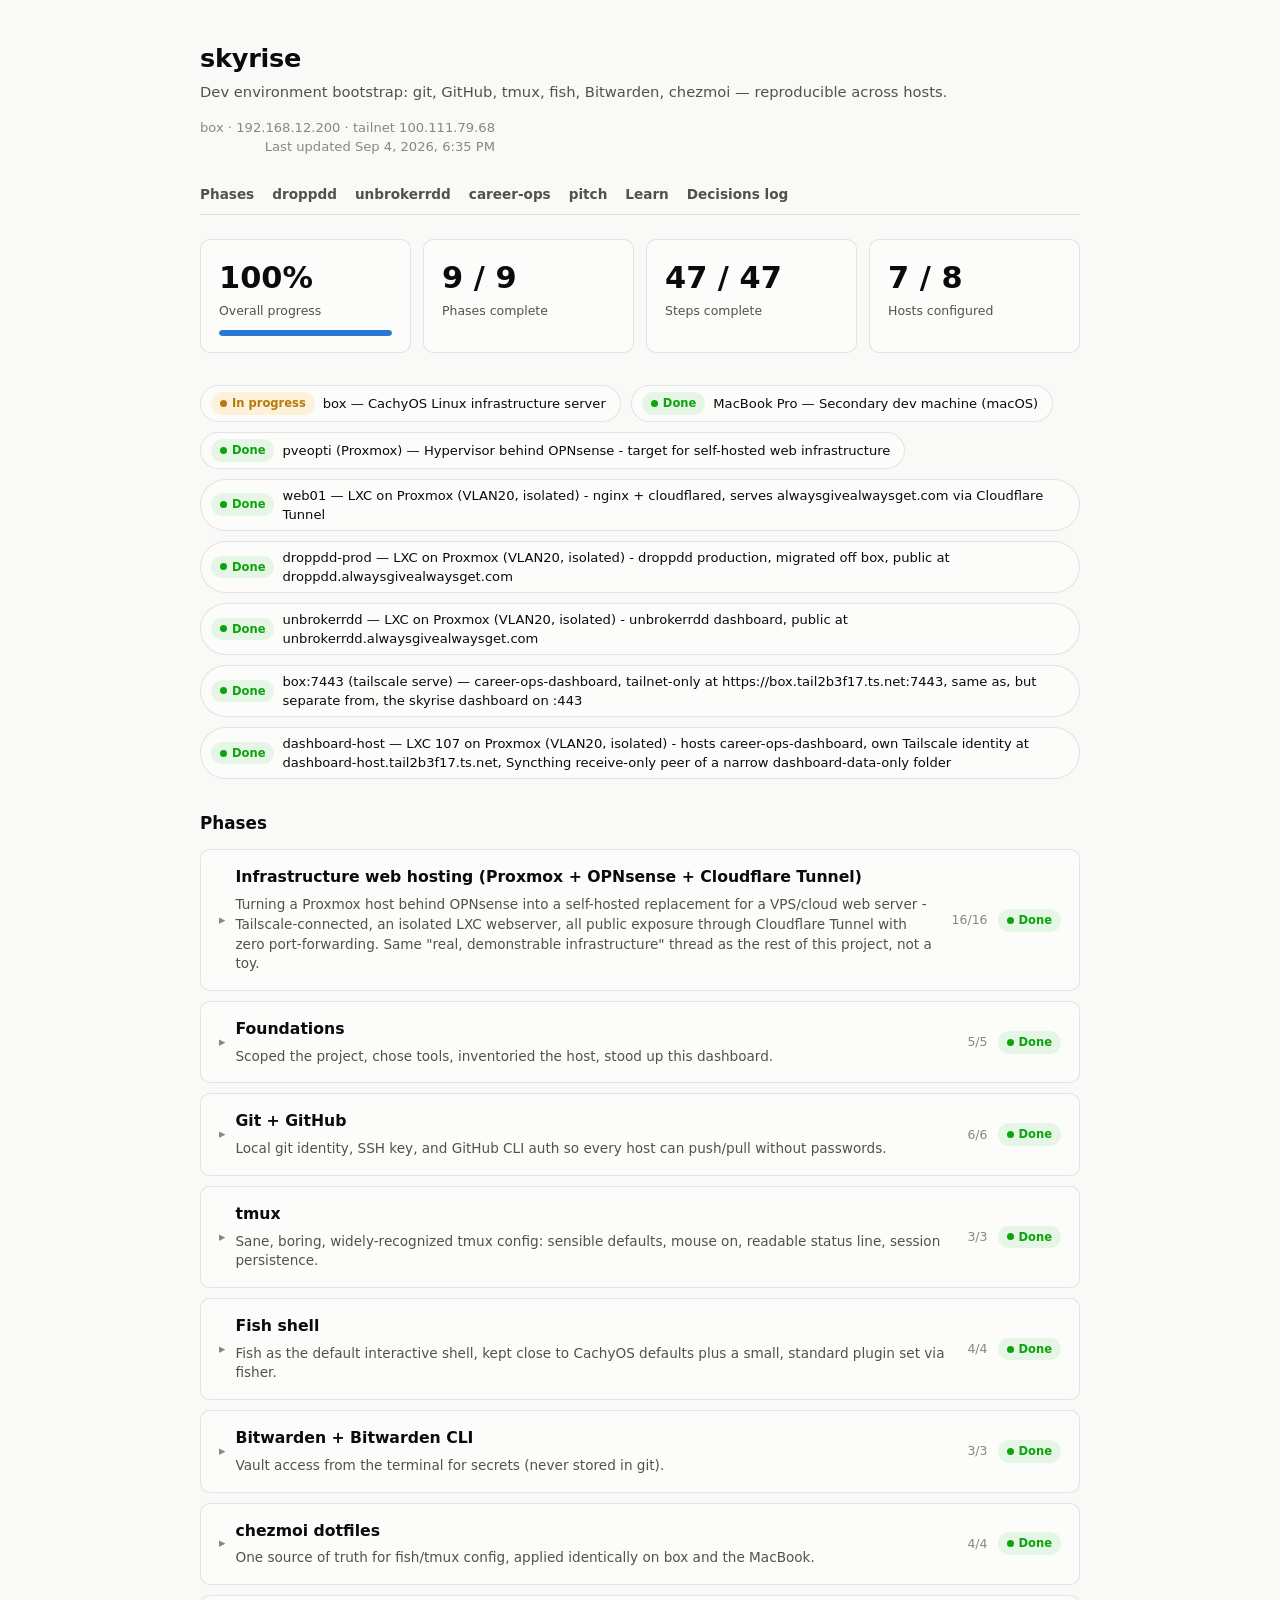
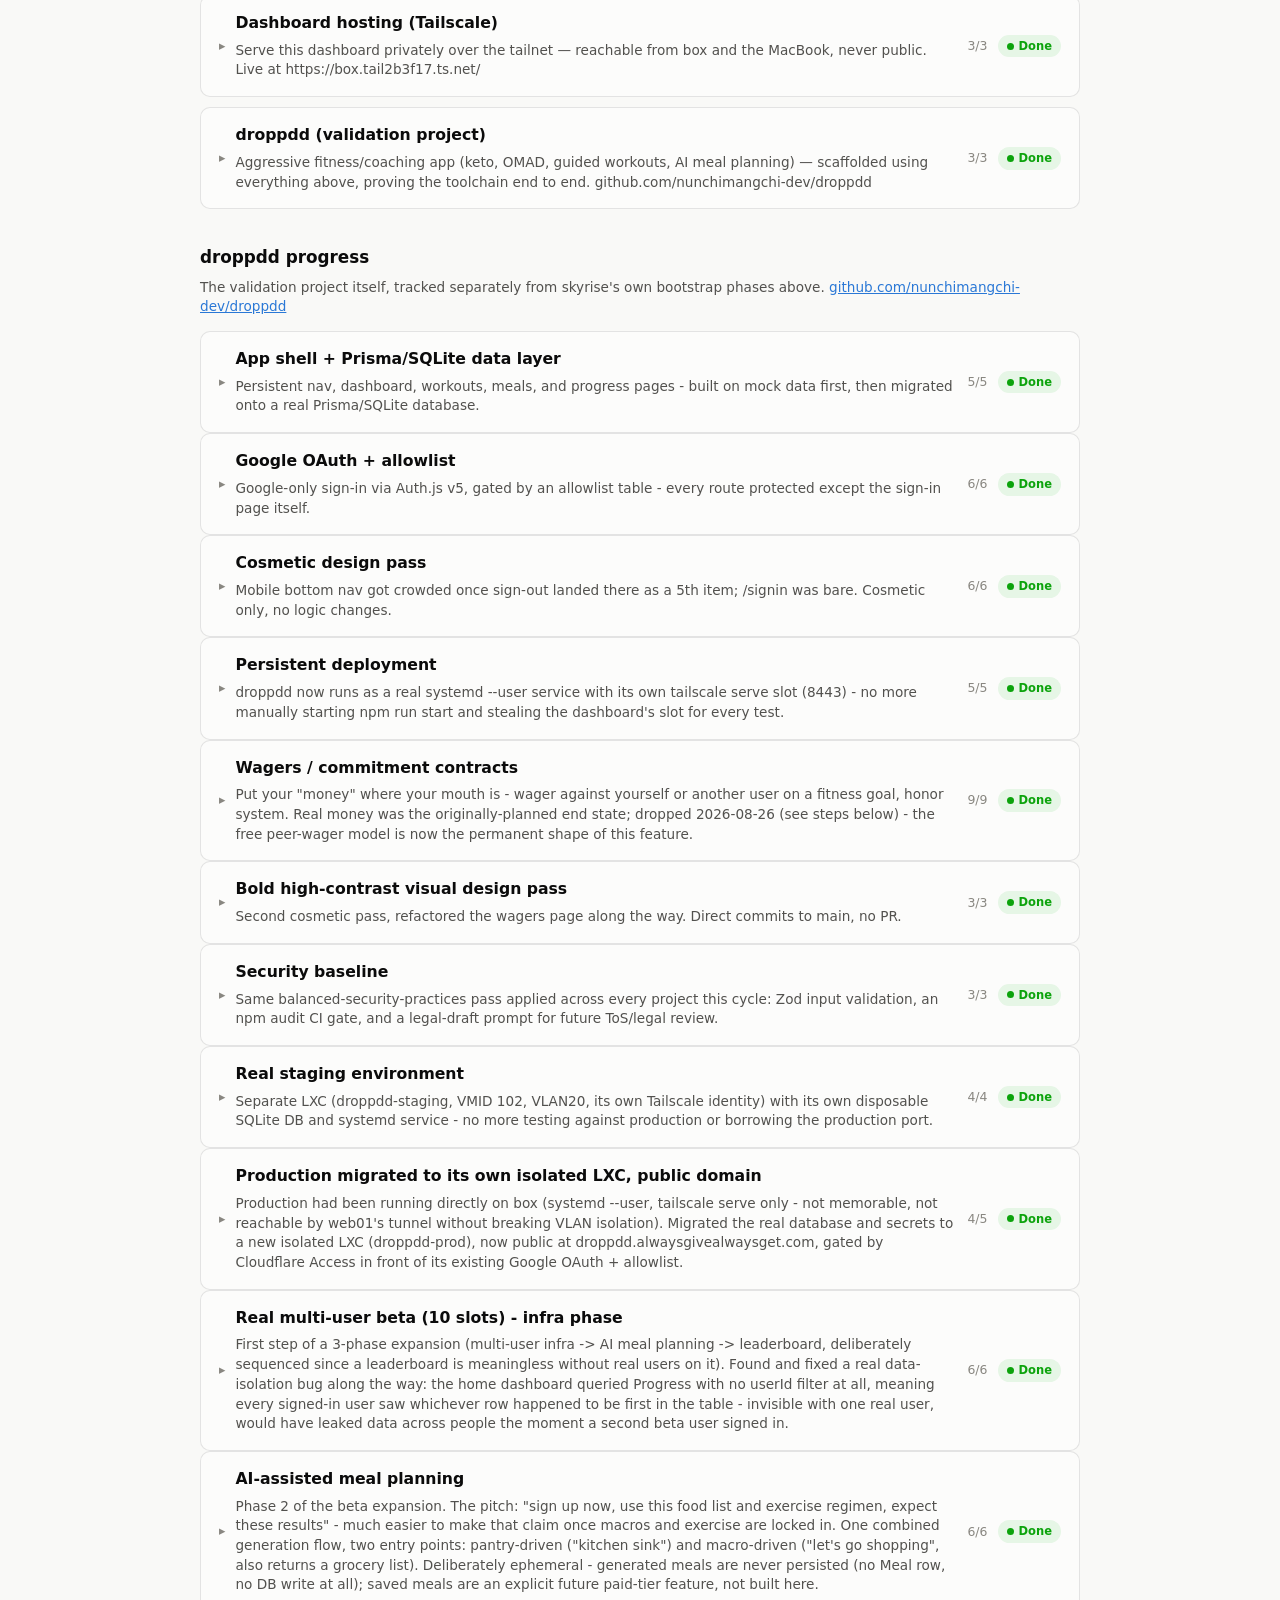
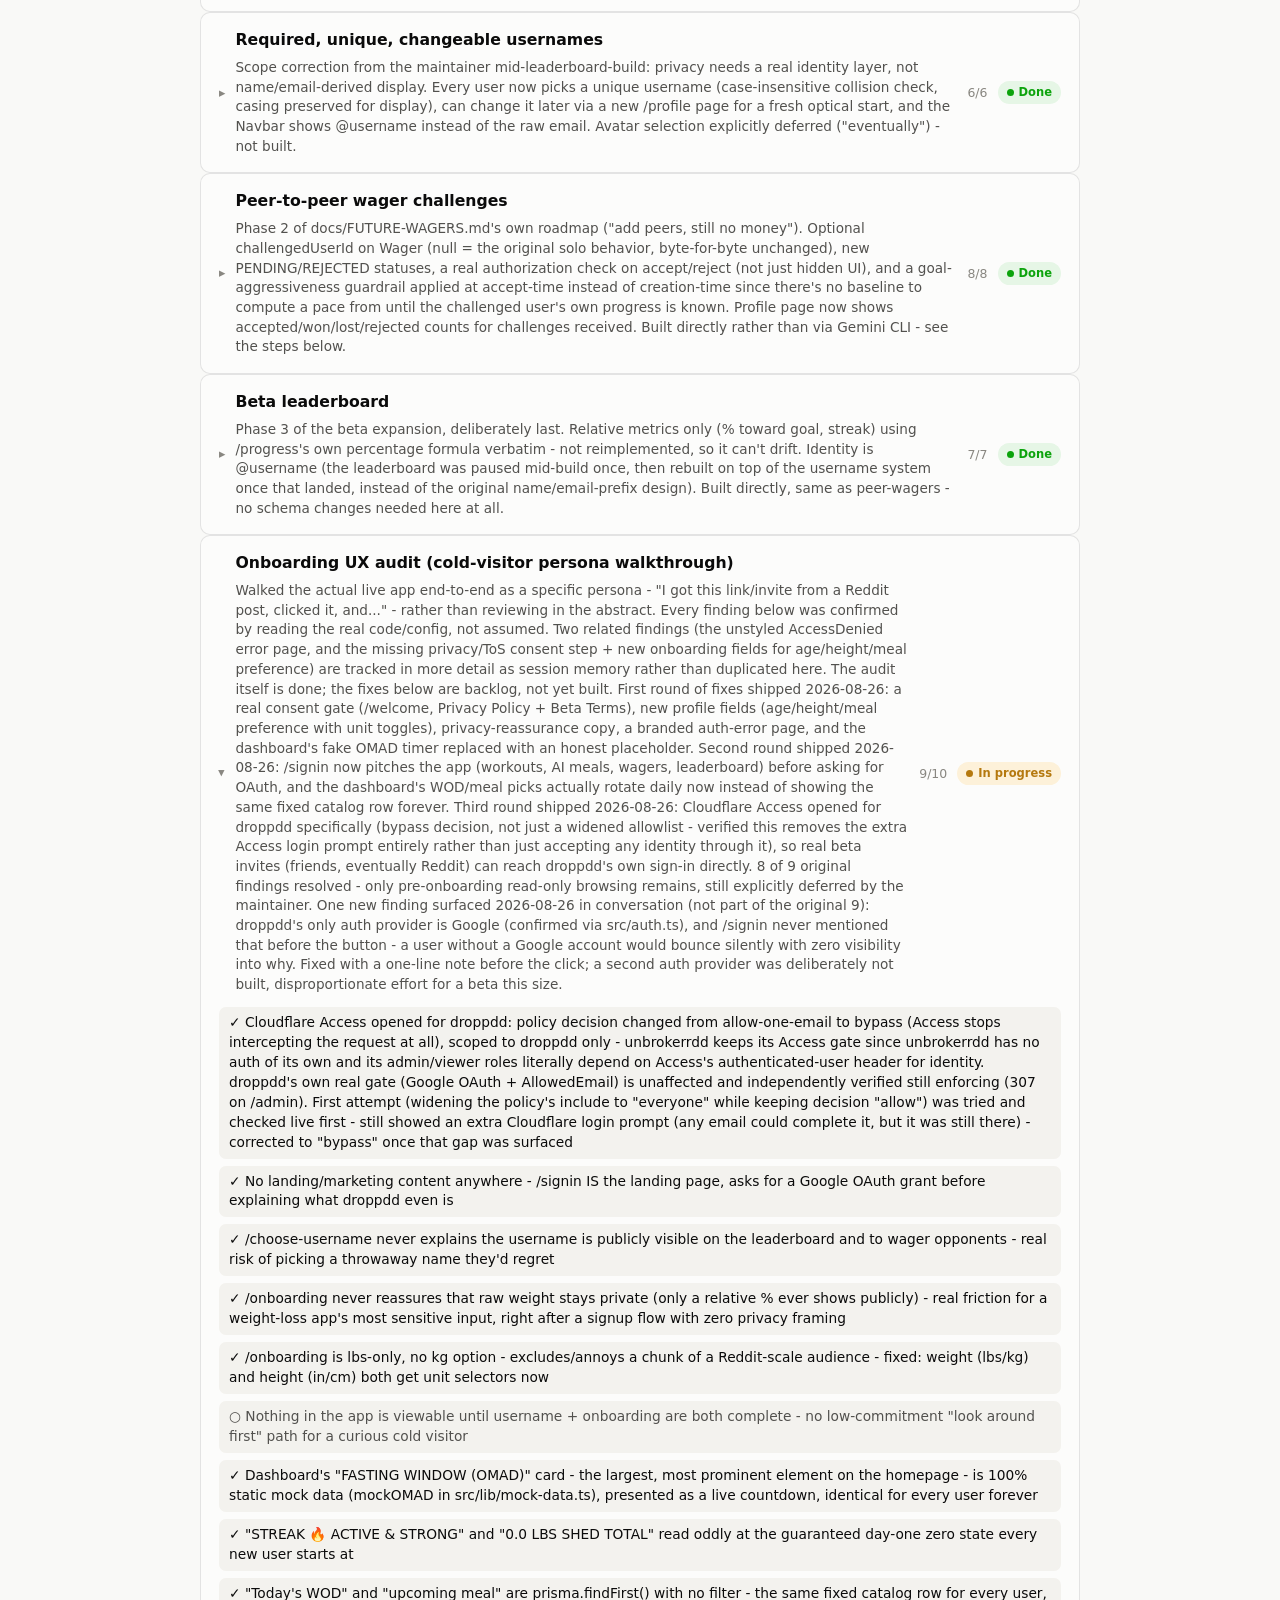
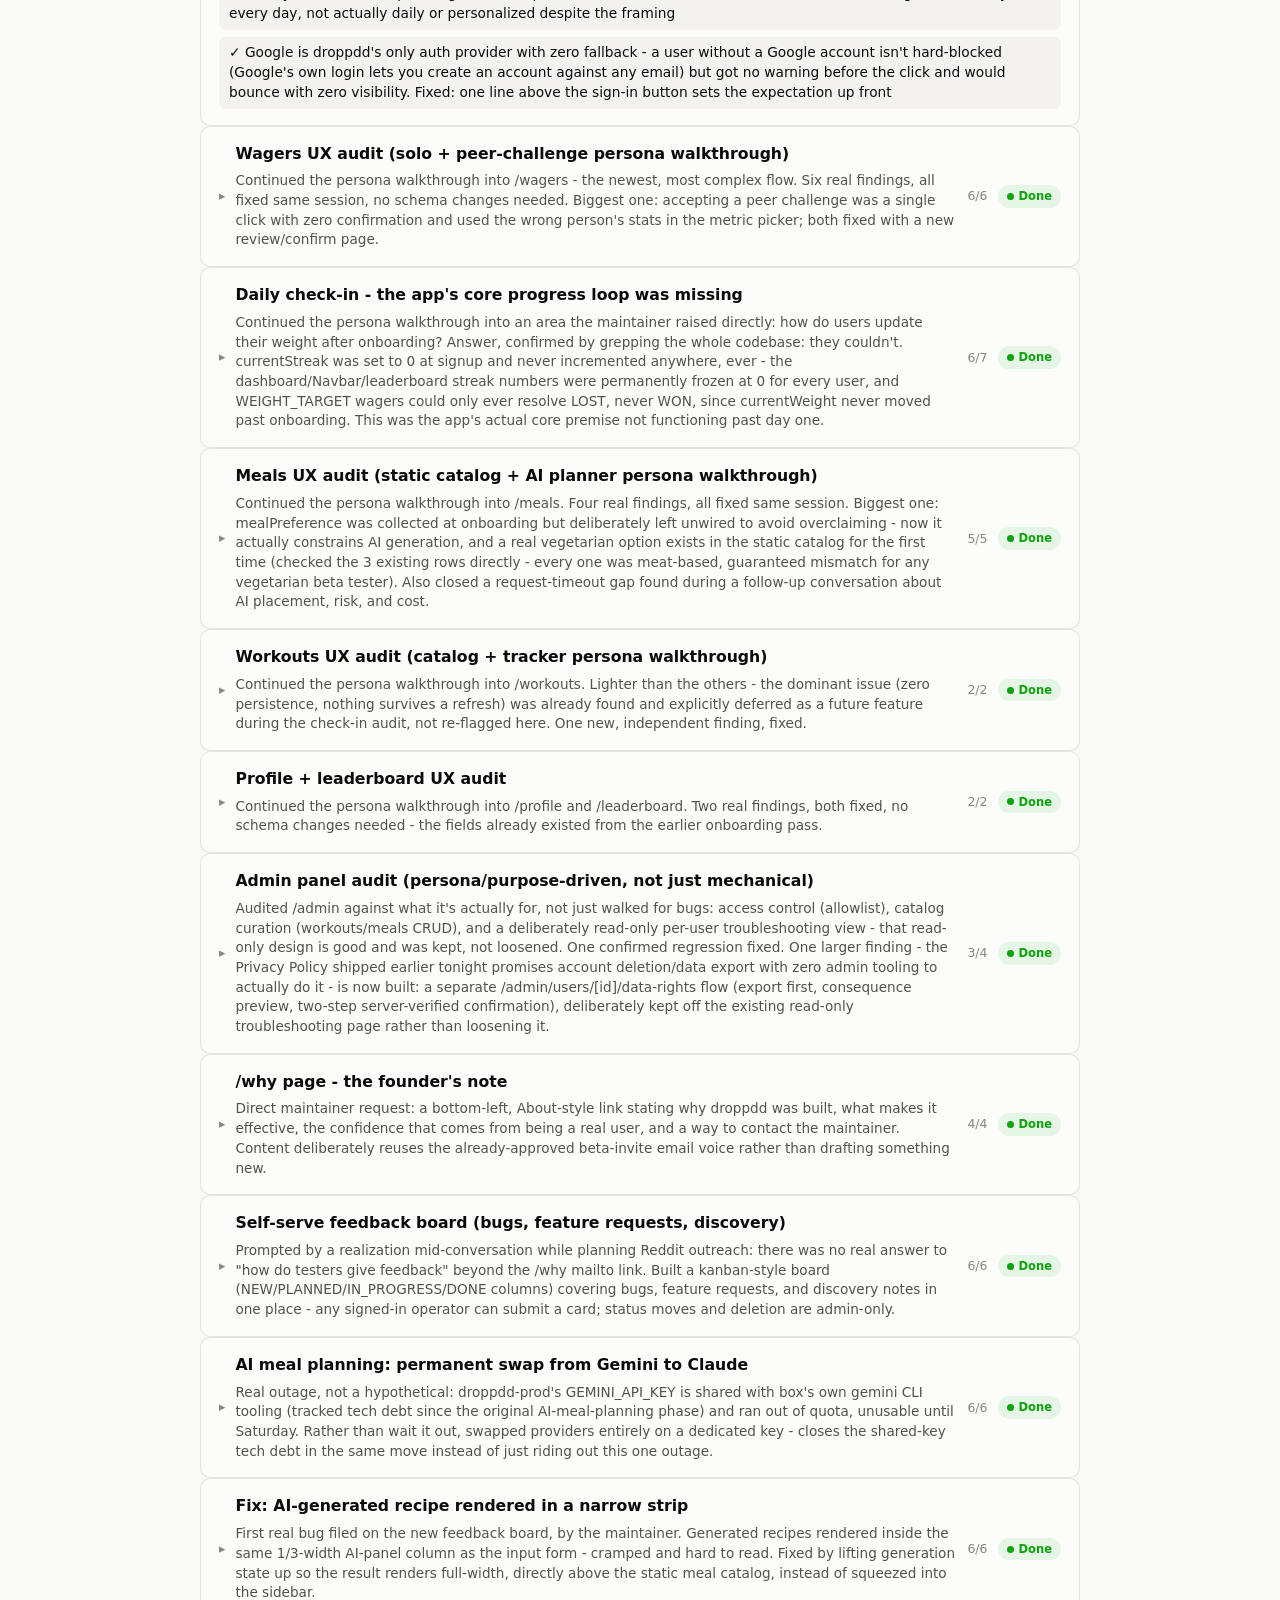
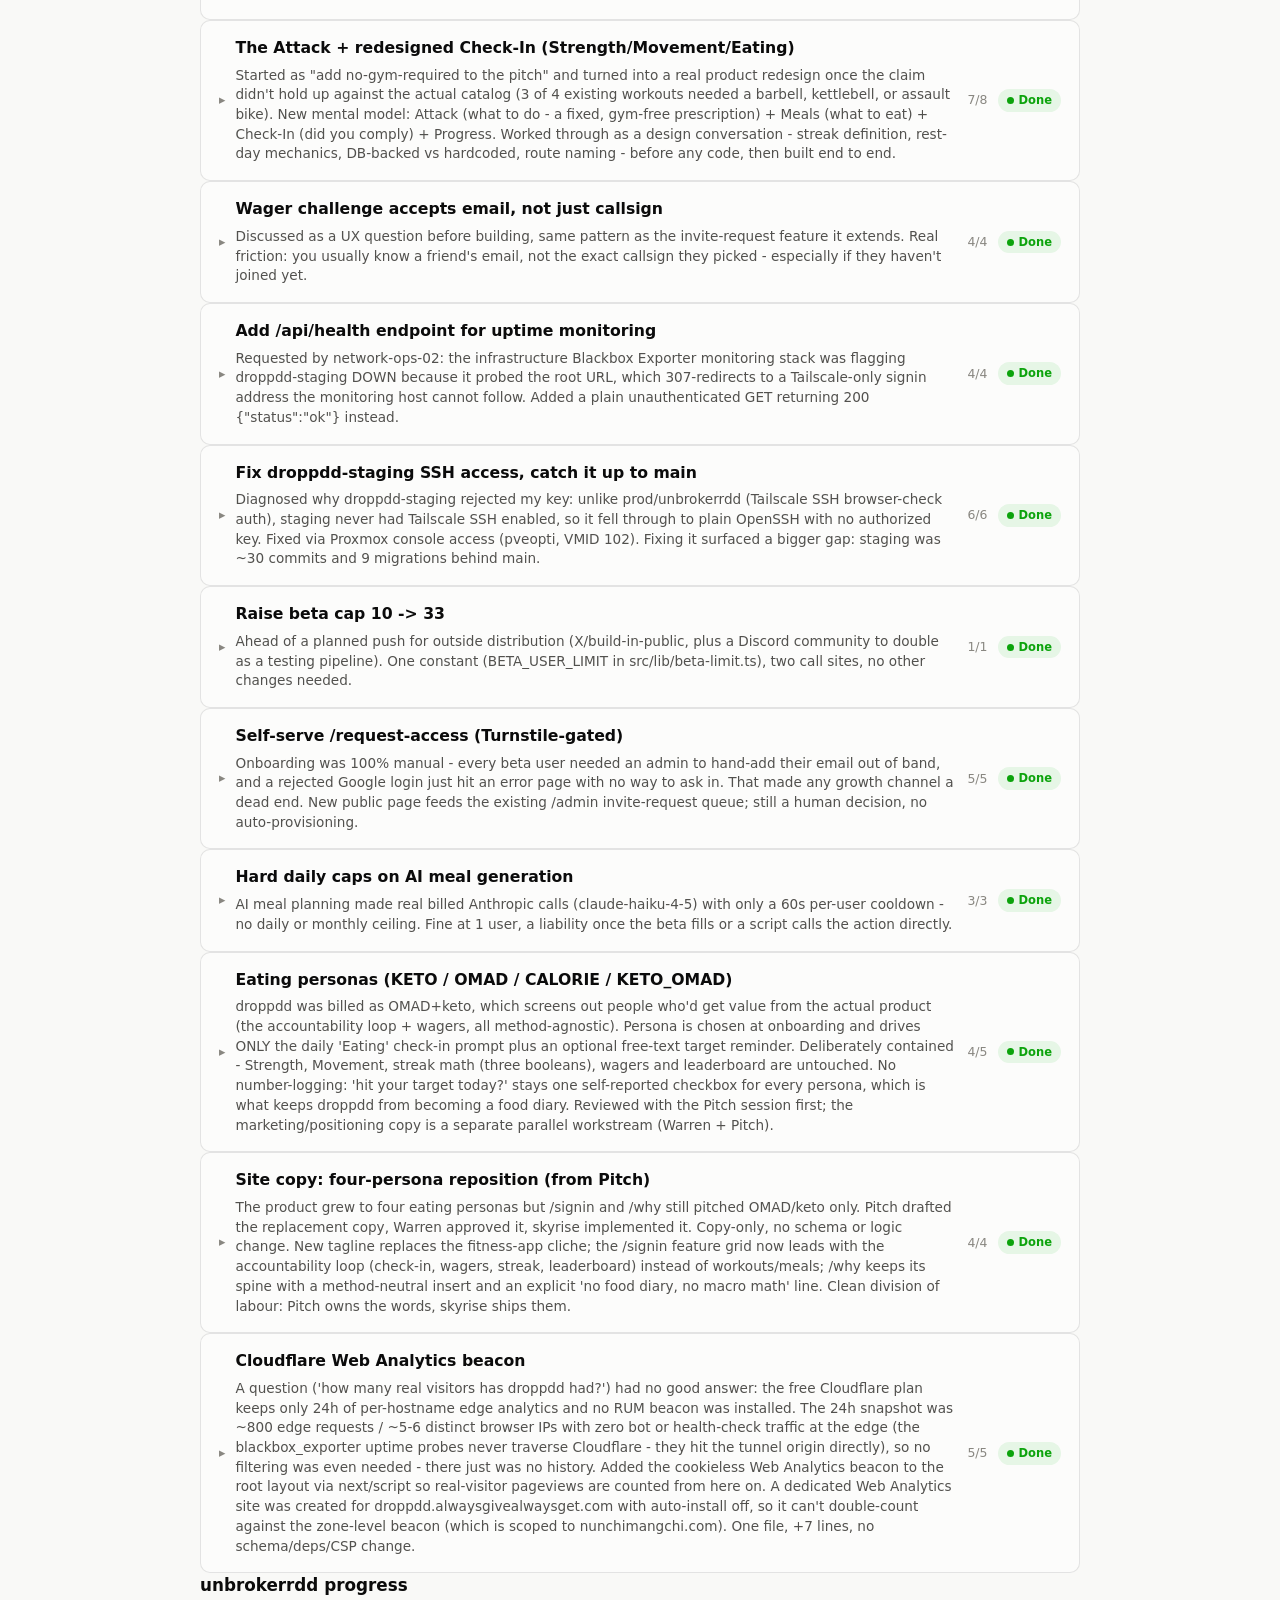
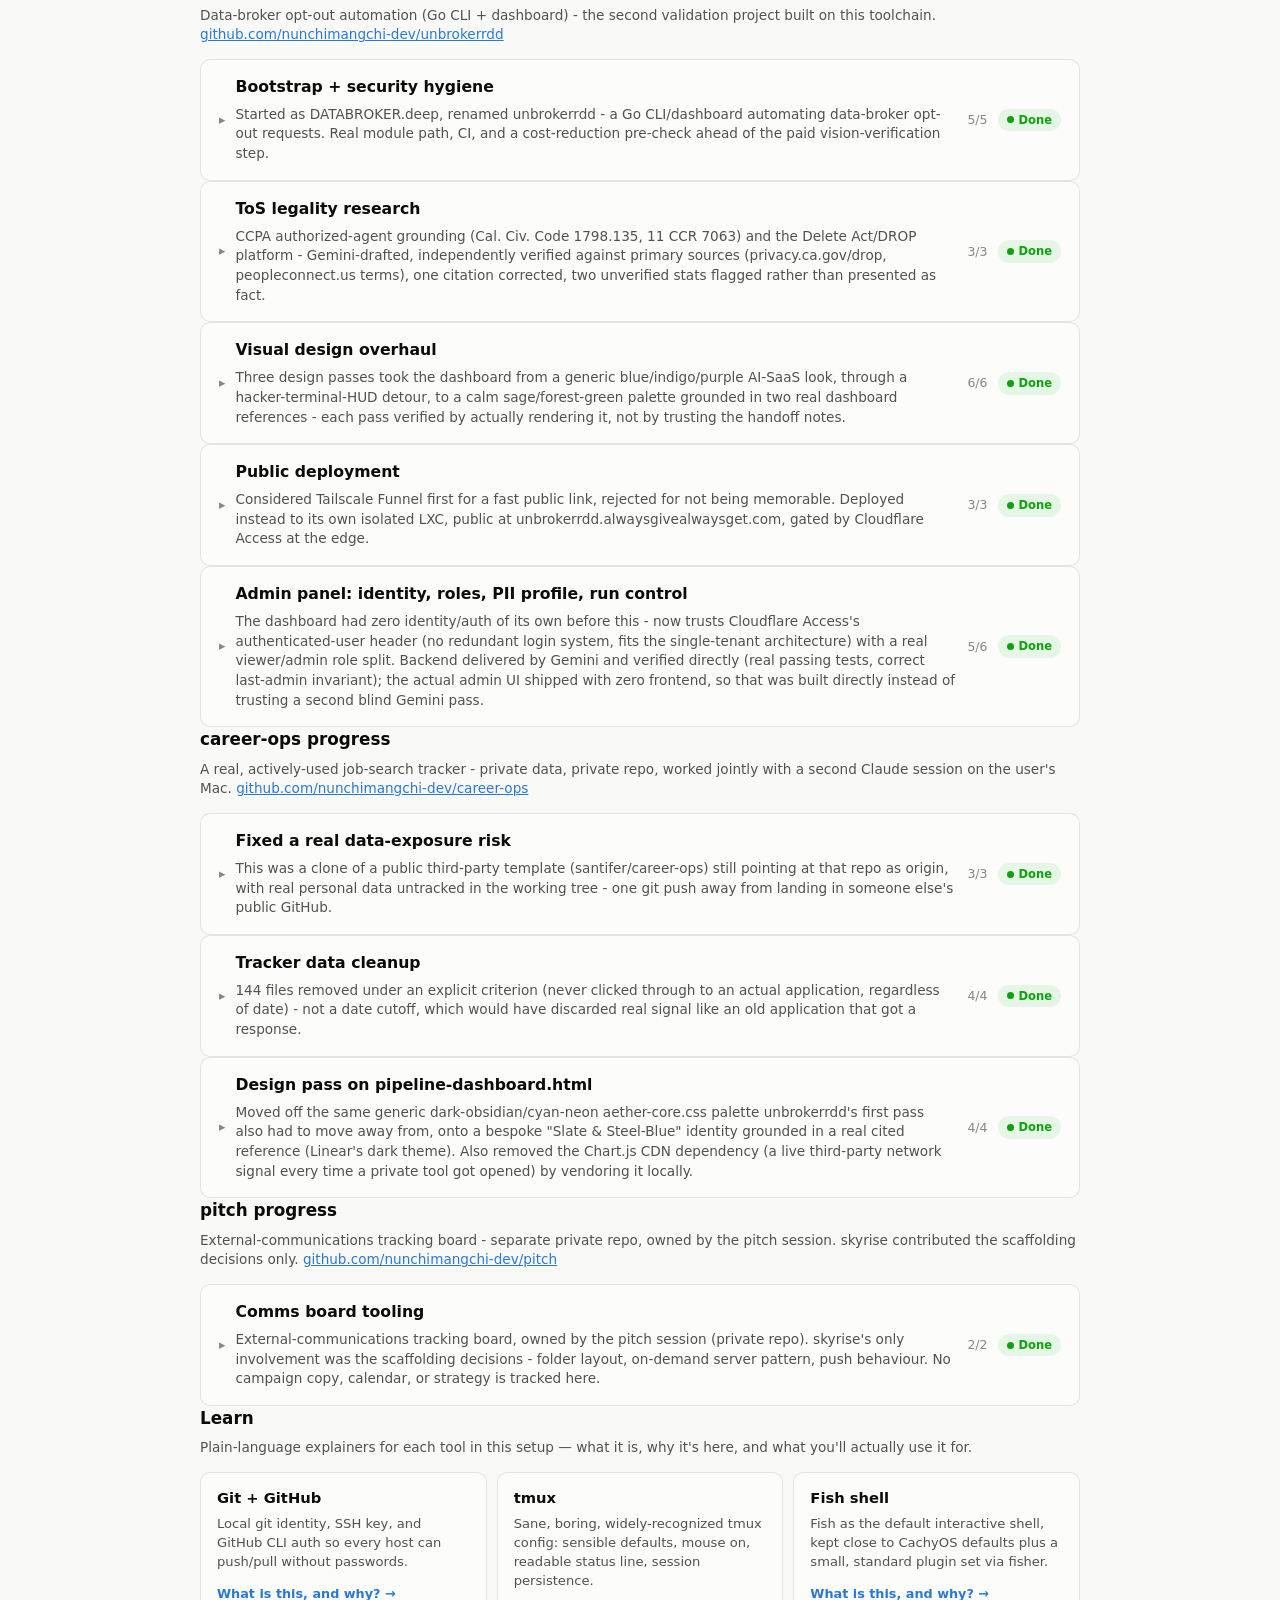
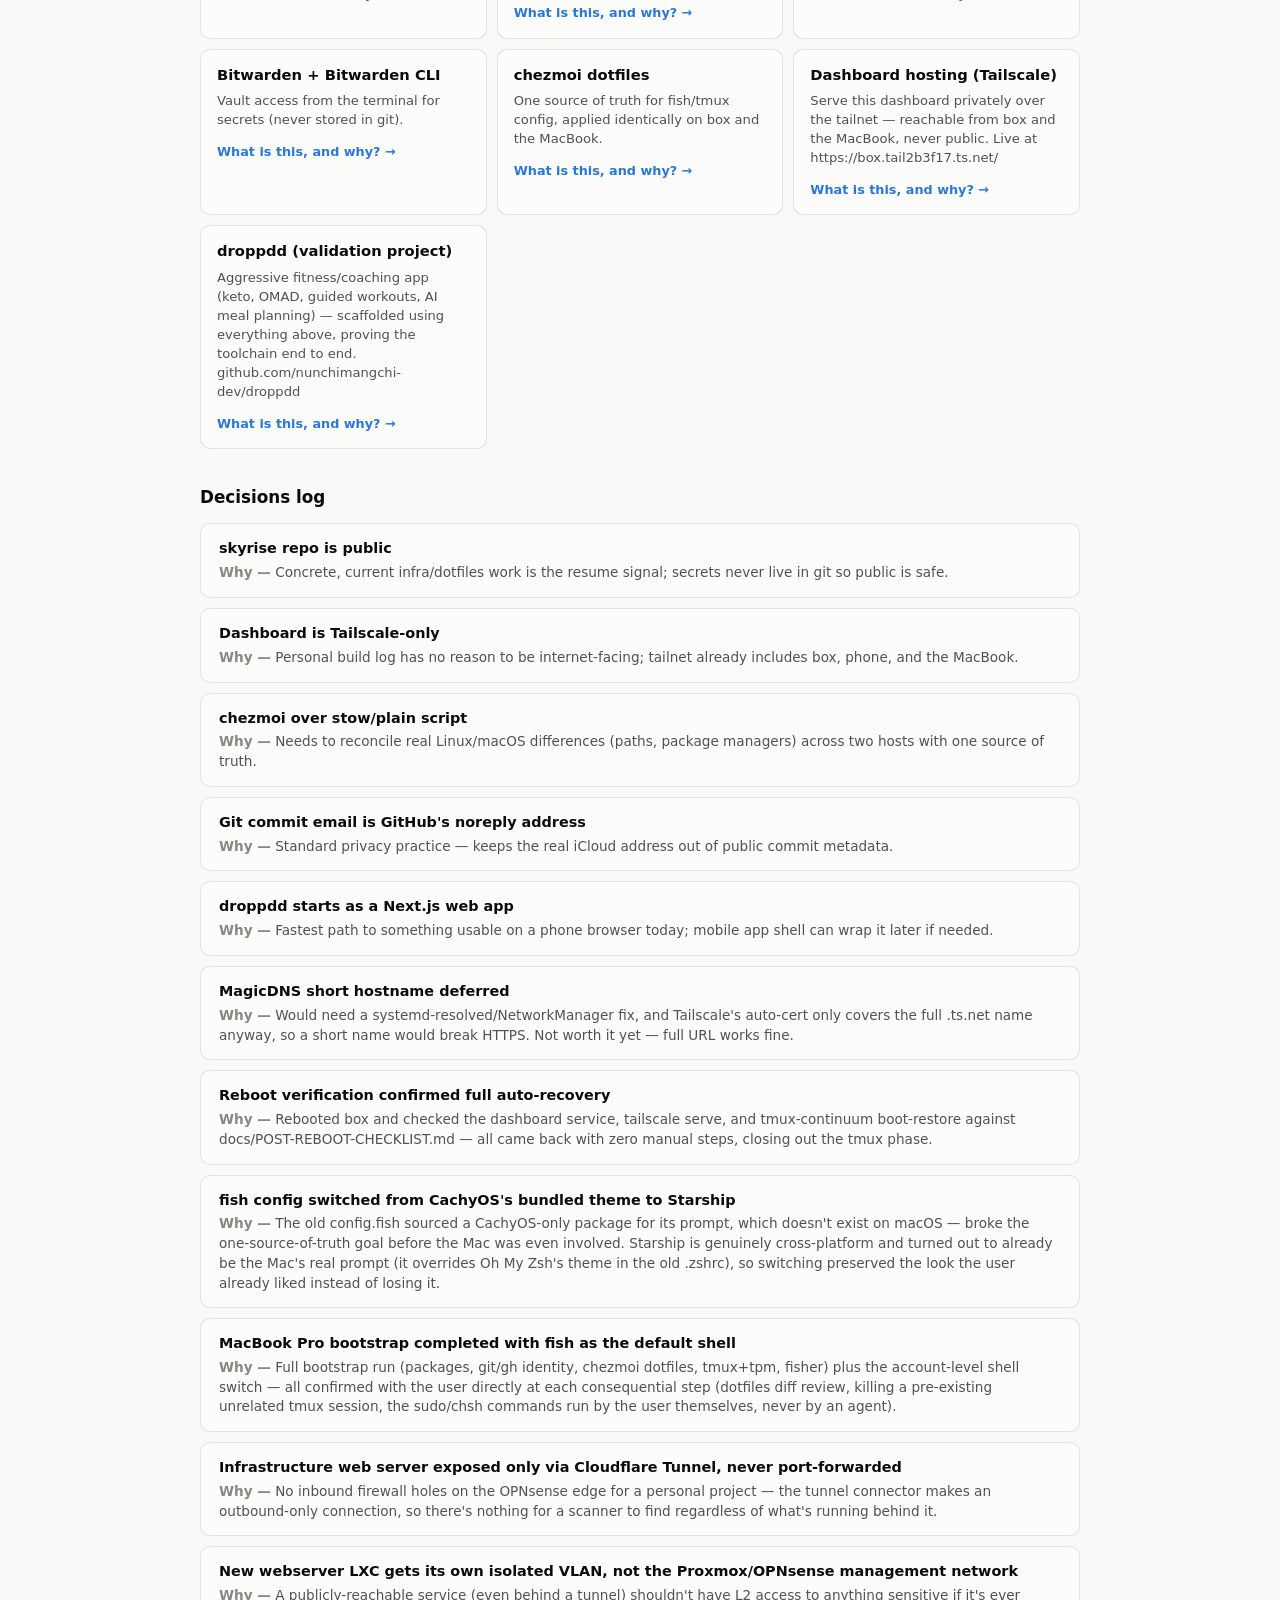
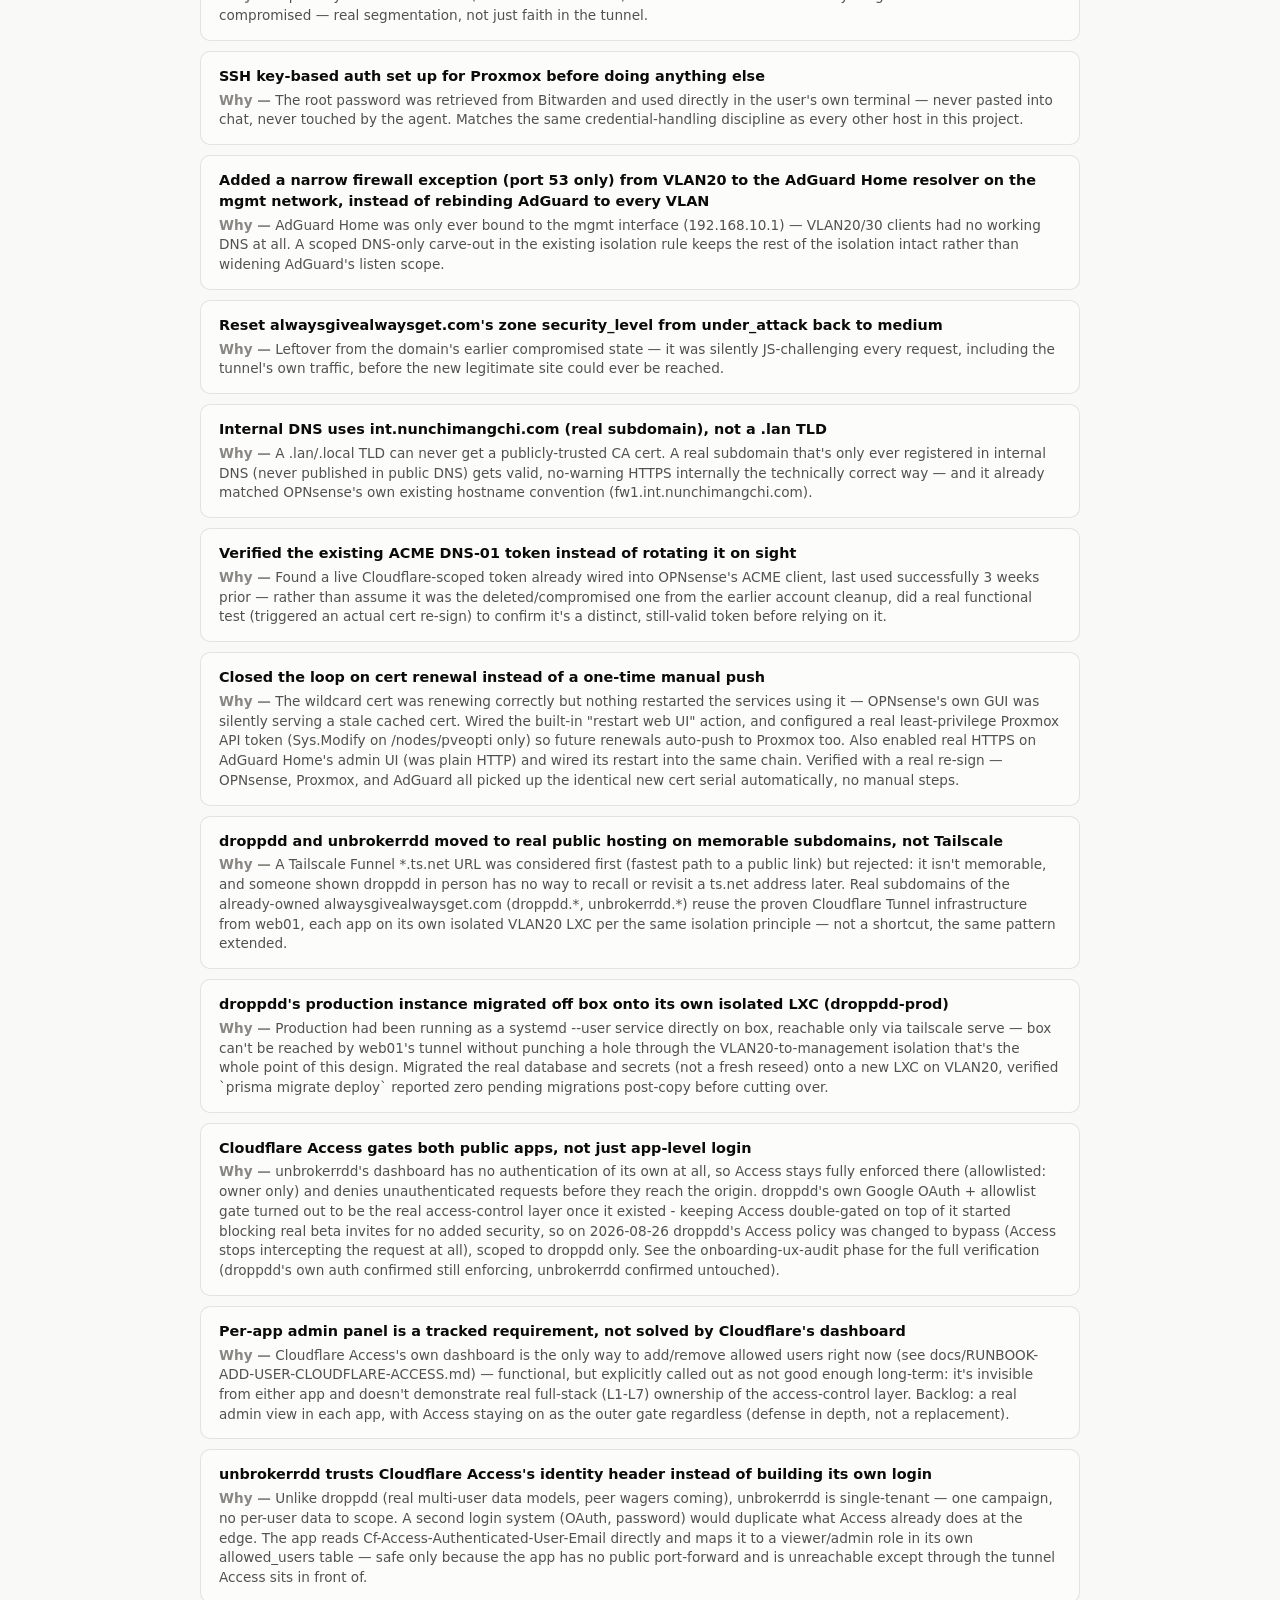
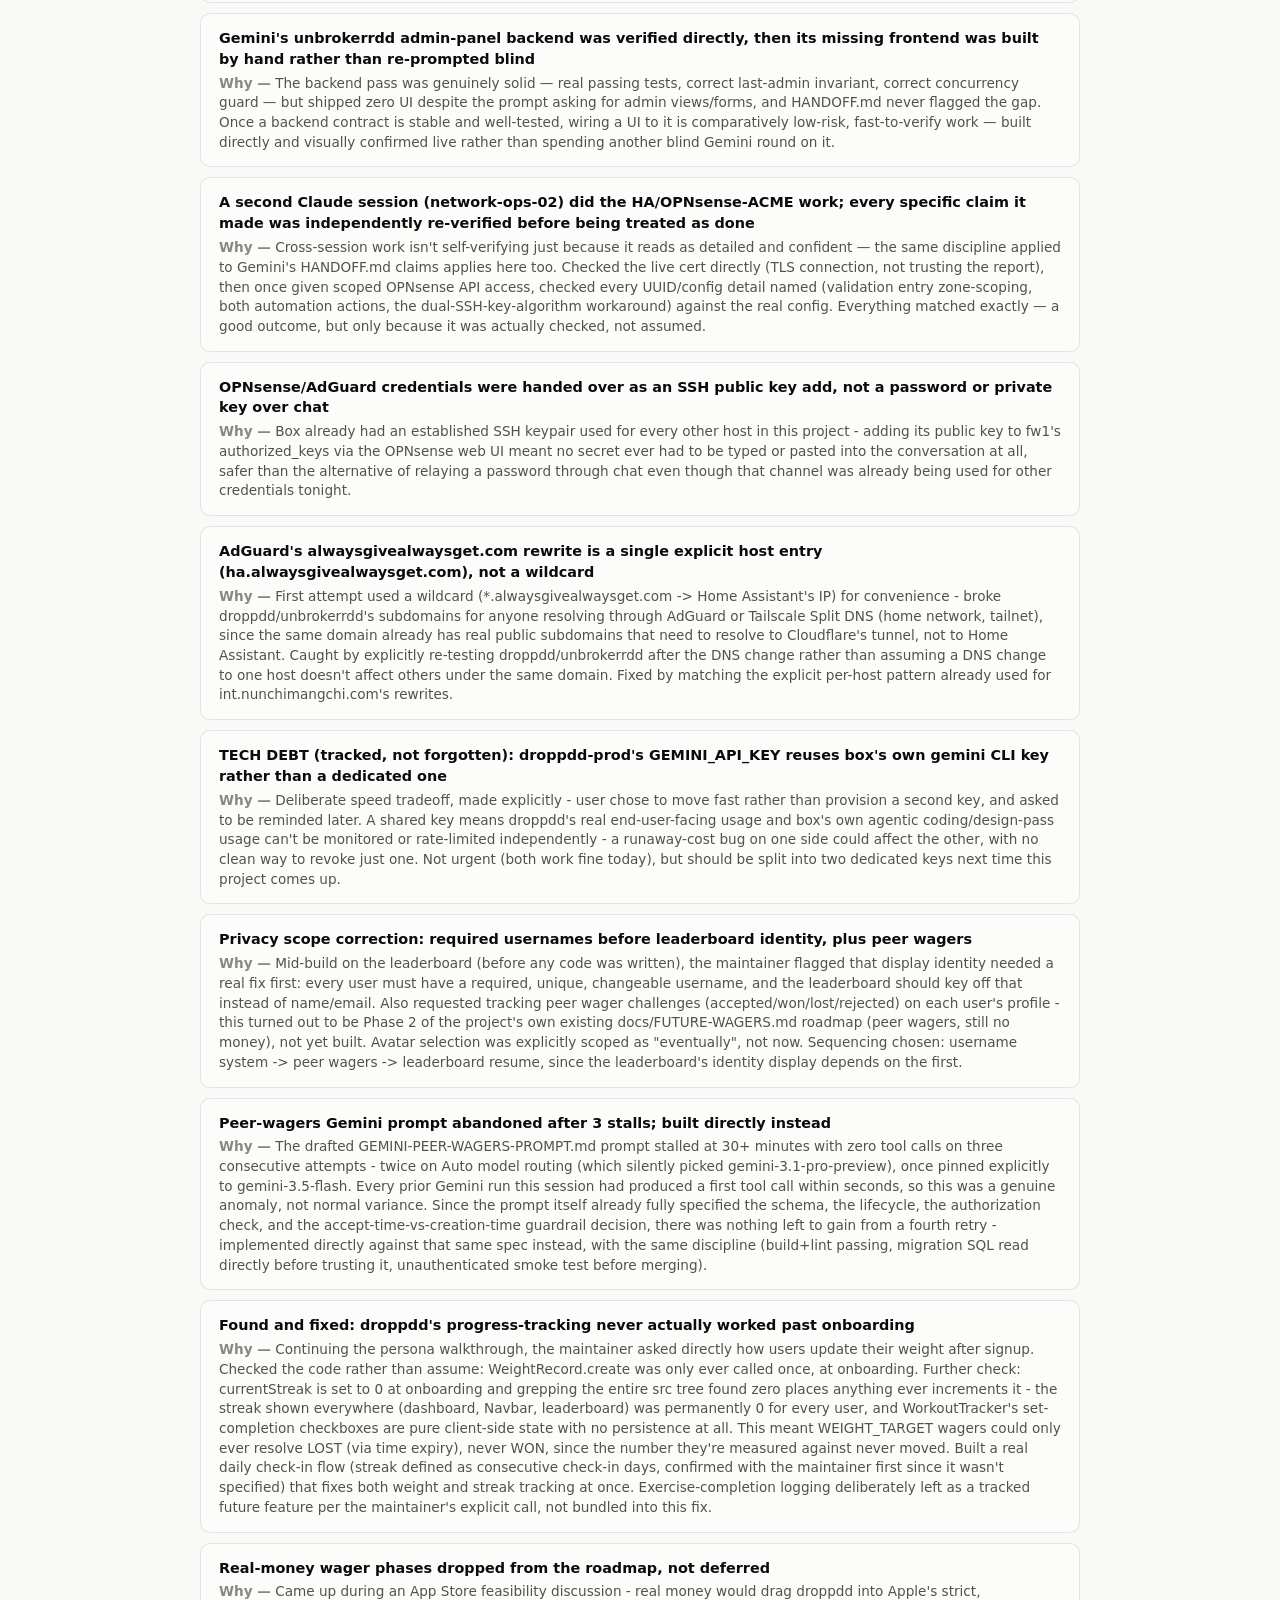
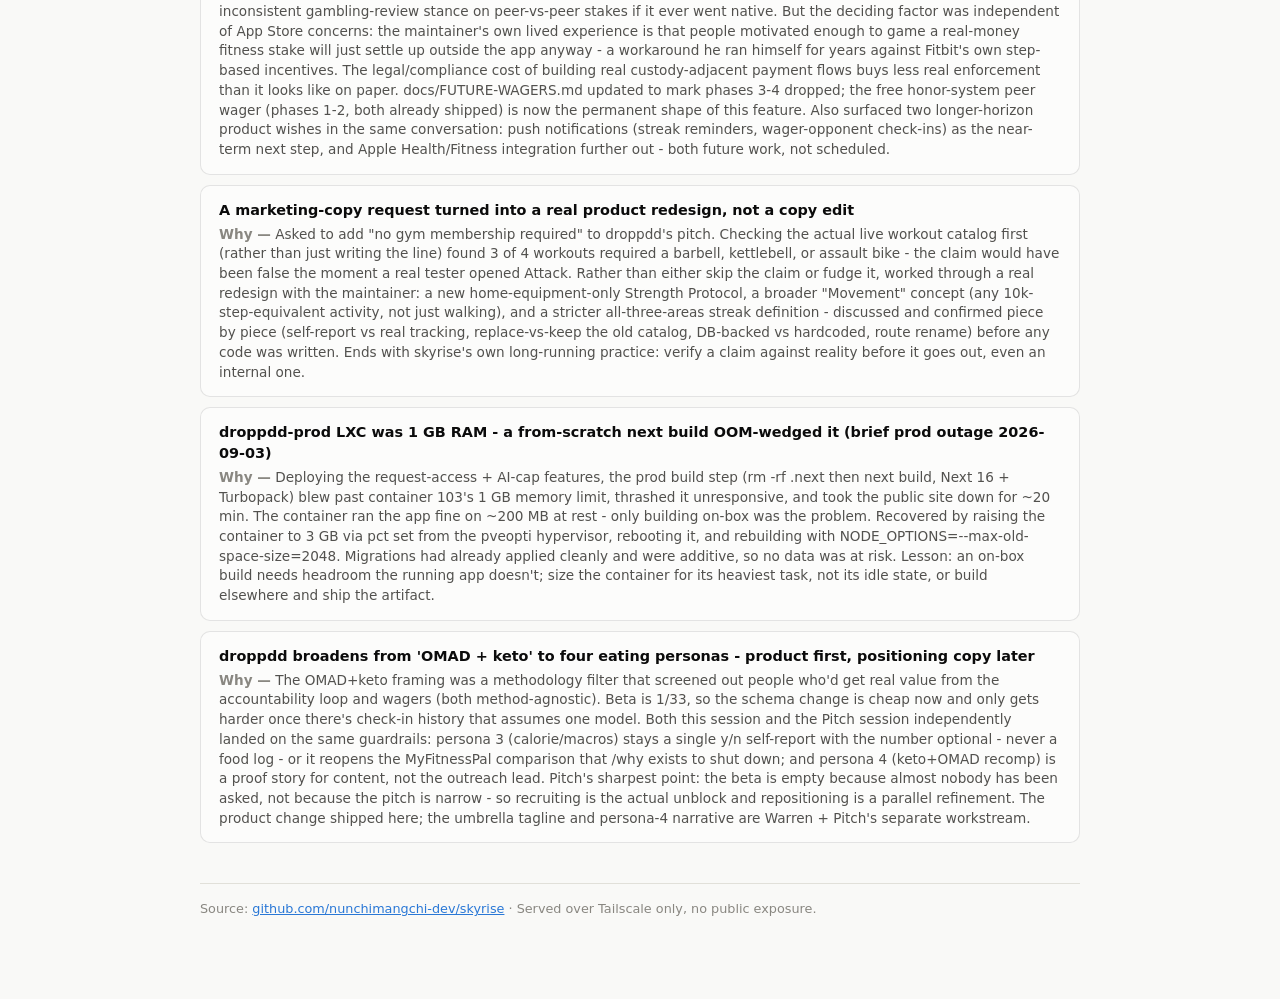
<file: dashboard/index.html>
<!doctype html>
<html lang="en">
<head>
<meta charset="utf-8">
<meta name="viewport" content="width=device-width, initial-scale=1">
<title>skyrise — dev environment build log</title>
<link rel="stylesheet" href="style.css">
</head>
<body>
<div class="wrap">
  <header class="top">
    <div>
      <h1>skyrise</h1>
      <p>Dev environment bootstrap: git, GitHub, tmux, fish, Bitwarden, chezmoi — reproducible across hosts.</p>
    </div>
    <div class="meta-line">Loading…</div>
  </header>

  <nav class="tab-nav">
    <a href="#phases">Phases</a>
    <a href="#droppdd">droppdd</a>
    <a href="#unbrokerrdd">unbrokerrdd</a>
    <a href="#career-ops">career-ops</a>
    <a href="#pitch">pitch</a>
    <a href="#learn">Learn</a>
    <a href="#decisions">Decisions log</a>
  </nav>

  <div class="stat-row"></div>
  <section class="hosts"></section>

  <h2 class="section-title" id="phases">Phases</h2>
  <div class="phase-list"></div>

  <h2 class="section-title" id="droppdd">droppdd progress</h2>
  <p class="section-intro">
    The validation project itself, tracked separately from skyrise's own
    bootstrap phases above. <a id="droppdd-repo-link" href="#" target="_blank" rel="noopener"></a>
  </p>
  <div class="droppdd-phase-list"></div>

  <h2 class="section-title" id="unbrokerrdd">unbrokerrdd progress</h2>
  <p class="section-intro">
    Data-broker opt-out automation (Go CLI + dashboard) - the second
    validation project built on this toolchain.
    <a id="unbrokerrdd-repo-link" href="#" target="_blank" rel="noopener"></a>
  </p>
  <div class="unbrokerrdd-phase-list"></div>

  <h2 class="section-title" id="career-ops">career-ops progress</h2>
  <p class="section-intro">
    A real, actively-used job-search tracker - private data, private repo,
    worked jointly with a second Claude session on the user's Mac.
    <a id="career-ops-repo-link" href="#" target="_blank" rel="noopener"></a>
  </p>
  <div class="career-ops-phase-list"></div>

  <h2 class="section-title" id="pitch">pitch progress</h2>
  <p class="section-intro">
    External-communications tracking board - separate private repo, owned by
    the pitch session. skyrise contributed the scaffolding decisions only.
    <a id="pitch-repo-link" href="#" target="_blank" rel="noopener"></a>
  </p>
  <div class="pitch-phase-list"></div>

  <h2 class="section-title" id="learn">Learn</h2>
  <p class="section-intro">
    Plain-language explainers for each tool in this setup — what it is, why
    it's here, and what you'll actually use it for.
  </p>
  <div class="learn-list"></div>

  <h2 class="section-title" id="decisions">Decisions log</h2>
  <div class="decisions"></div>

  <footer class="foot">
    Source: <a class="repo-link" href="#" target="_blank" rel="noopener"></a> ·
    Served over Tailscale only, no public exposure.
  </footer>
</div>
<script src="app.js"></script>
</body>
</html>
</file>
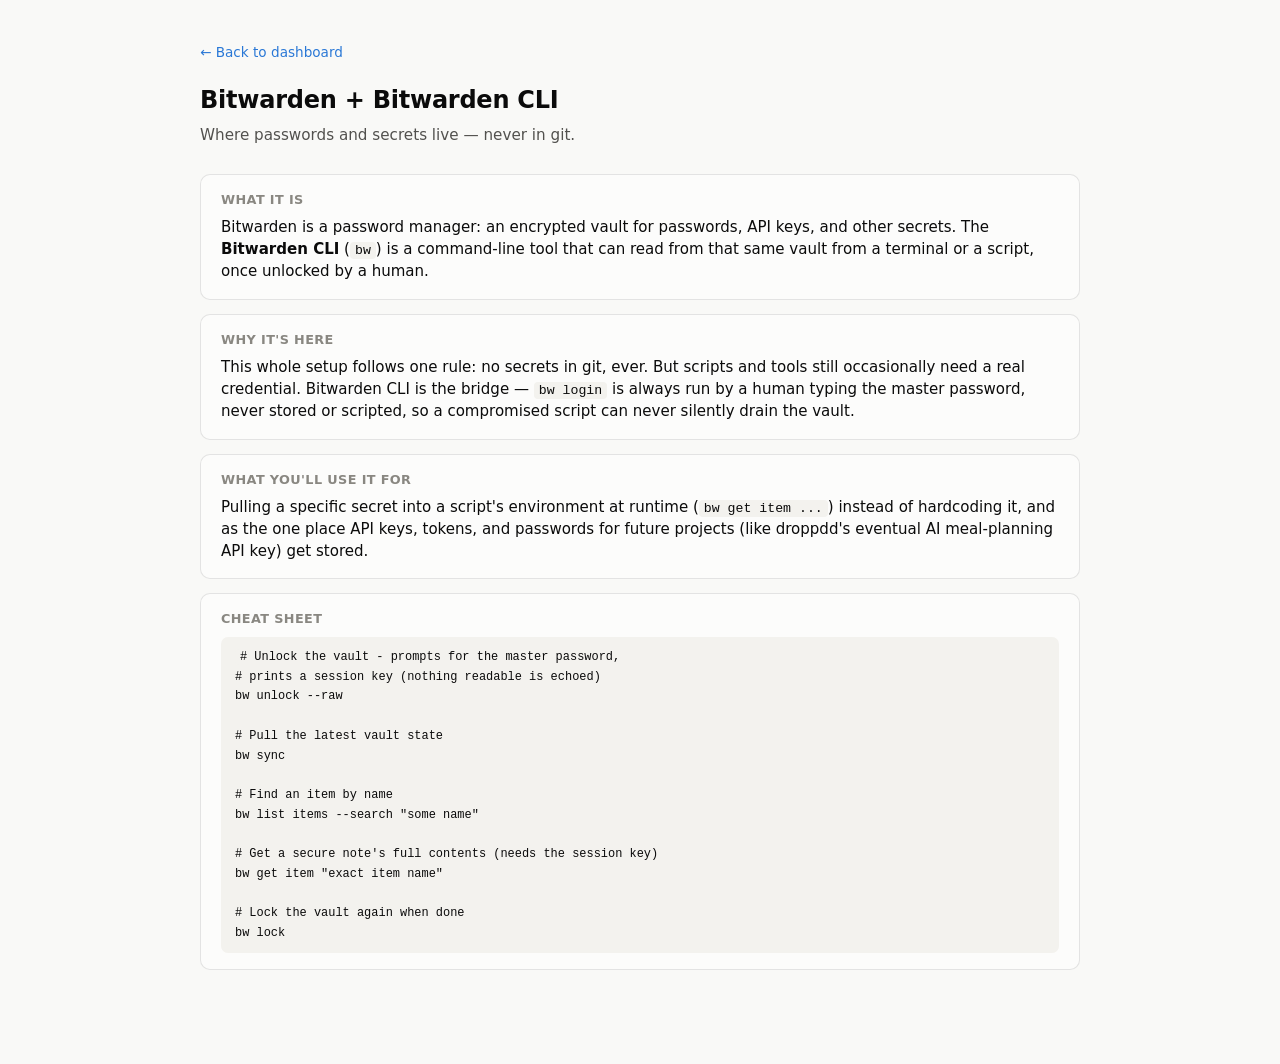
<file: dashboard/learn/bitwarden.html>
<!doctype html>
<html lang="en">
<head>
<meta charset="utf-8">
<meta name="viewport" content="width=device-width, initial-scale=1">
<title>Bitwarden + CLI — skyrise</title>
<link rel="stylesheet" href="../style.css">
</head>
<body>
<div class="wrap learn-page">
  <a class="back-link" href="../index.html#learn">&larr; Back to dashboard</a>
  <h1>Bitwarden + Bitwarden CLI</h1>
  <p class="tagline">Where passwords and secrets live — never in git.</p>

  <div class="learn-section">
    <h2>What it is</h2>
    <p>
      Bitwarden is a password manager: an encrypted vault for passwords, API
      keys, and other secrets. The <b>Bitwarden CLI</b> (<code>bw</code>) is a
      command-line tool that can read from that same vault from a terminal or
      a script, once unlocked by a human.
    </p>
  </div>

  <div class="learn-section">
    <h2>Why it's here</h2>
    <p>
      This whole setup follows one rule: no secrets in git, ever. But scripts
      and tools still occasionally need a real credential. Bitwarden CLI is
      the bridge — <code>bw login</code> is always run by a human typing the
      master password, never stored or scripted, so a compromised script can
      never silently drain the vault.
    </p>
  </div>

  <div class="learn-section">
    <h2>What you'll use it for</h2>
    <p>
      Pulling a specific secret into a script's environment at runtime
      (<code>bw get item ...</code>) instead of hardcoding it, and as the
      one place API keys, tokens, and passwords for future projects (like
      droppdd's eventual AI meal-planning API key) get stored.
    </p>
  </div>

  <div class="learn-section">
    <h2>Cheat sheet</h2>
    <pre><code># Unlock the vault - prompts for the master password,
# prints a session key (nothing readable is echoed)
bw unlock --raw

# Pull the latest vault state
bw sync

# Find an item by name
bw list items --search "some name"

# Get a secure note's full contents (needs the session key)
bw get item "exact item name"

# Lock the vault again when done
bw lock</code></pre>
  </div>
</div>
</body>
</html>
</file>
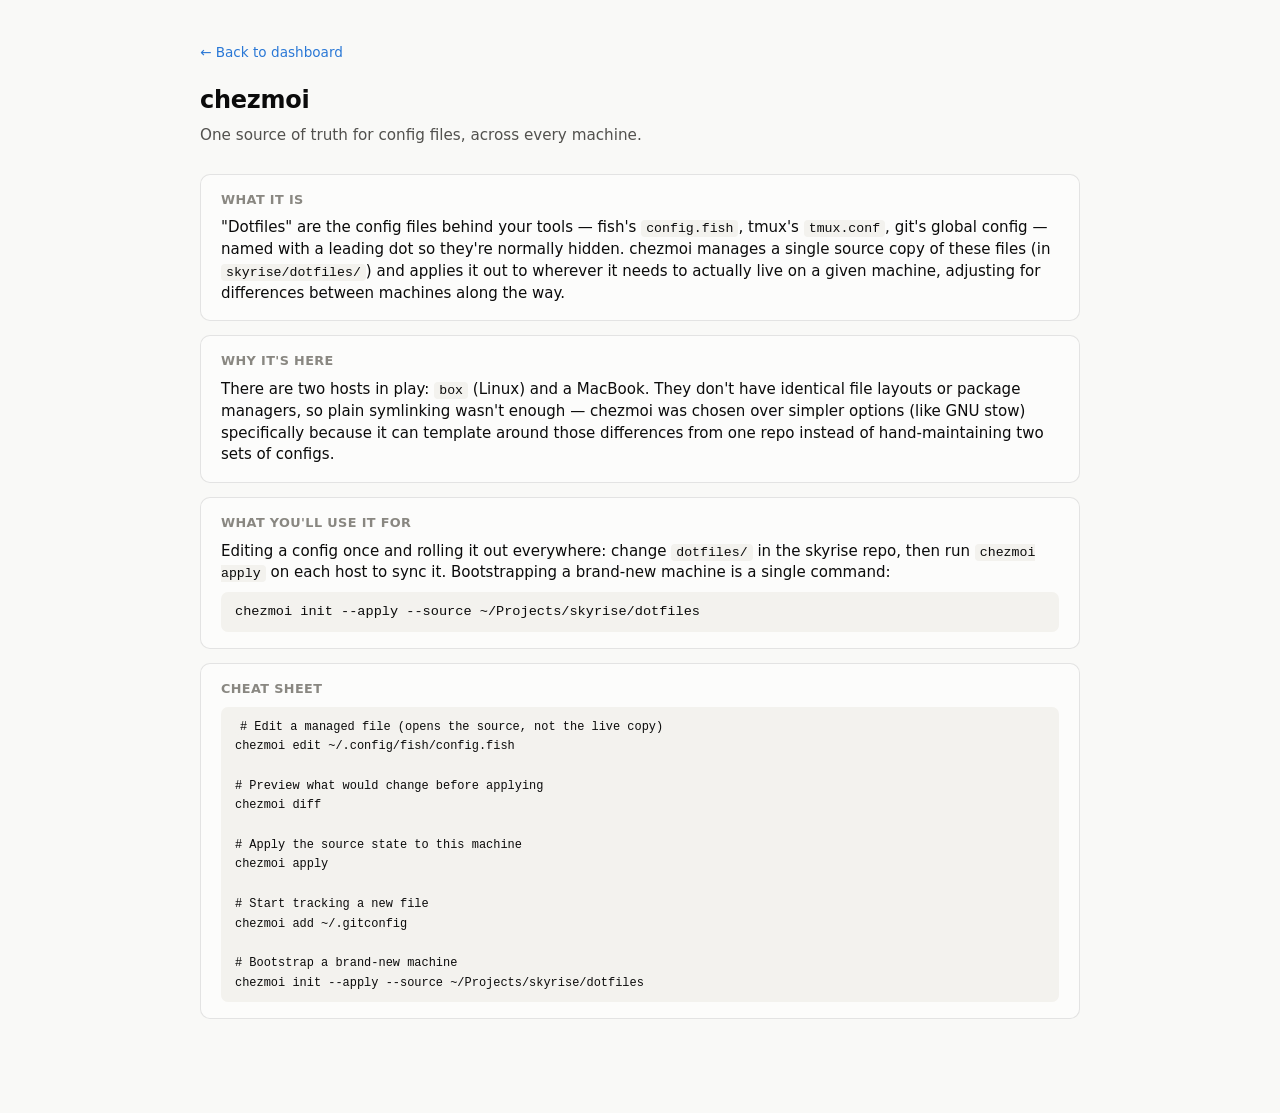
<file: dashboard/learn/chezmoi.html>
<!doctype html>
<html lang="en">
<head>
<meta charset="utf-8">
<meta name="viewport" content="width=device-width, initial-scale=1">
<title>chezmoi — skyrise</title>
<link rel="stylesheet" href="../style.css">
</head>
<body>
<div class="wrap learn-page">
  <a class="back-link" href="../index.html#learn">&larr; Back to dashboard</a>
  <h1>chezmoi</h1>
  <p class="tagline">One source of truth for config files, across every machine.</p>

  <div class="learn-section">
    <h2>What it is</h2>
    <p>
      "Dotfiles" are the config files behind your tools — fish's
      <code>config.fish</code>, tmux's <code>tmux.conf</code>, git's global
      config — named with a leading dot so they're normally hidden.
      chezmoi manages a single source copy of these files (in
      <code>skyrise/dotfiles/</code>) and applies it out to wherever it needs
      to actually live on a given machine, adjusting for differences between
      machines along the way.
    </p>
  </div>

  <div class="learn-section">
    <h2>Why it's here</h2>
    <p>
      There are two hosts in play: <code>box</code> (Linux) and a MacBook.
      They don't have identical file layouts or package managers, so plain
      symlinking wasn't enough — chezmoi was chosen over simpler options
      (like GNU stow) specifically because it can template around those
      differences from one repo instead of hand-maintaining two sets of
      configs.
    </p>
  </div>

  <div class="learn-section">
    <h2>What you'll use it for</h2>
    <p>
      Editing a config once and rolling it out everywhere: change
      <code>dotfiles/</code> in the skyrise repo, then run
      <code>chezmoi apply</code> on each host to sync it. Bootstrapping a
      brand-new machine is a single command:
    </p>
    <pre>chezmoi init --apply --source ~/Projects/skyrise/dotfiles</pre>
  </div>

  <div class="learn-section">
    <h2>Cheat sheet</h2>
    <pre><code># Edit a managed file (opens the source, not the live copy)
chezmoi edit ~/.config/fish/config.fish

# Preview what would change before applying
chezmoi diff

# Apply the source state to this machine
chezmoi apply

# Start tracking a new file
chezmoi add ~/.gitconfig

# Bootstrap a brand-new machine
chezmoi init --apply --source ~/Projects/skyrise/dotfiles</code></pre>
  </div>
</div>
</body>
</html>
</file>
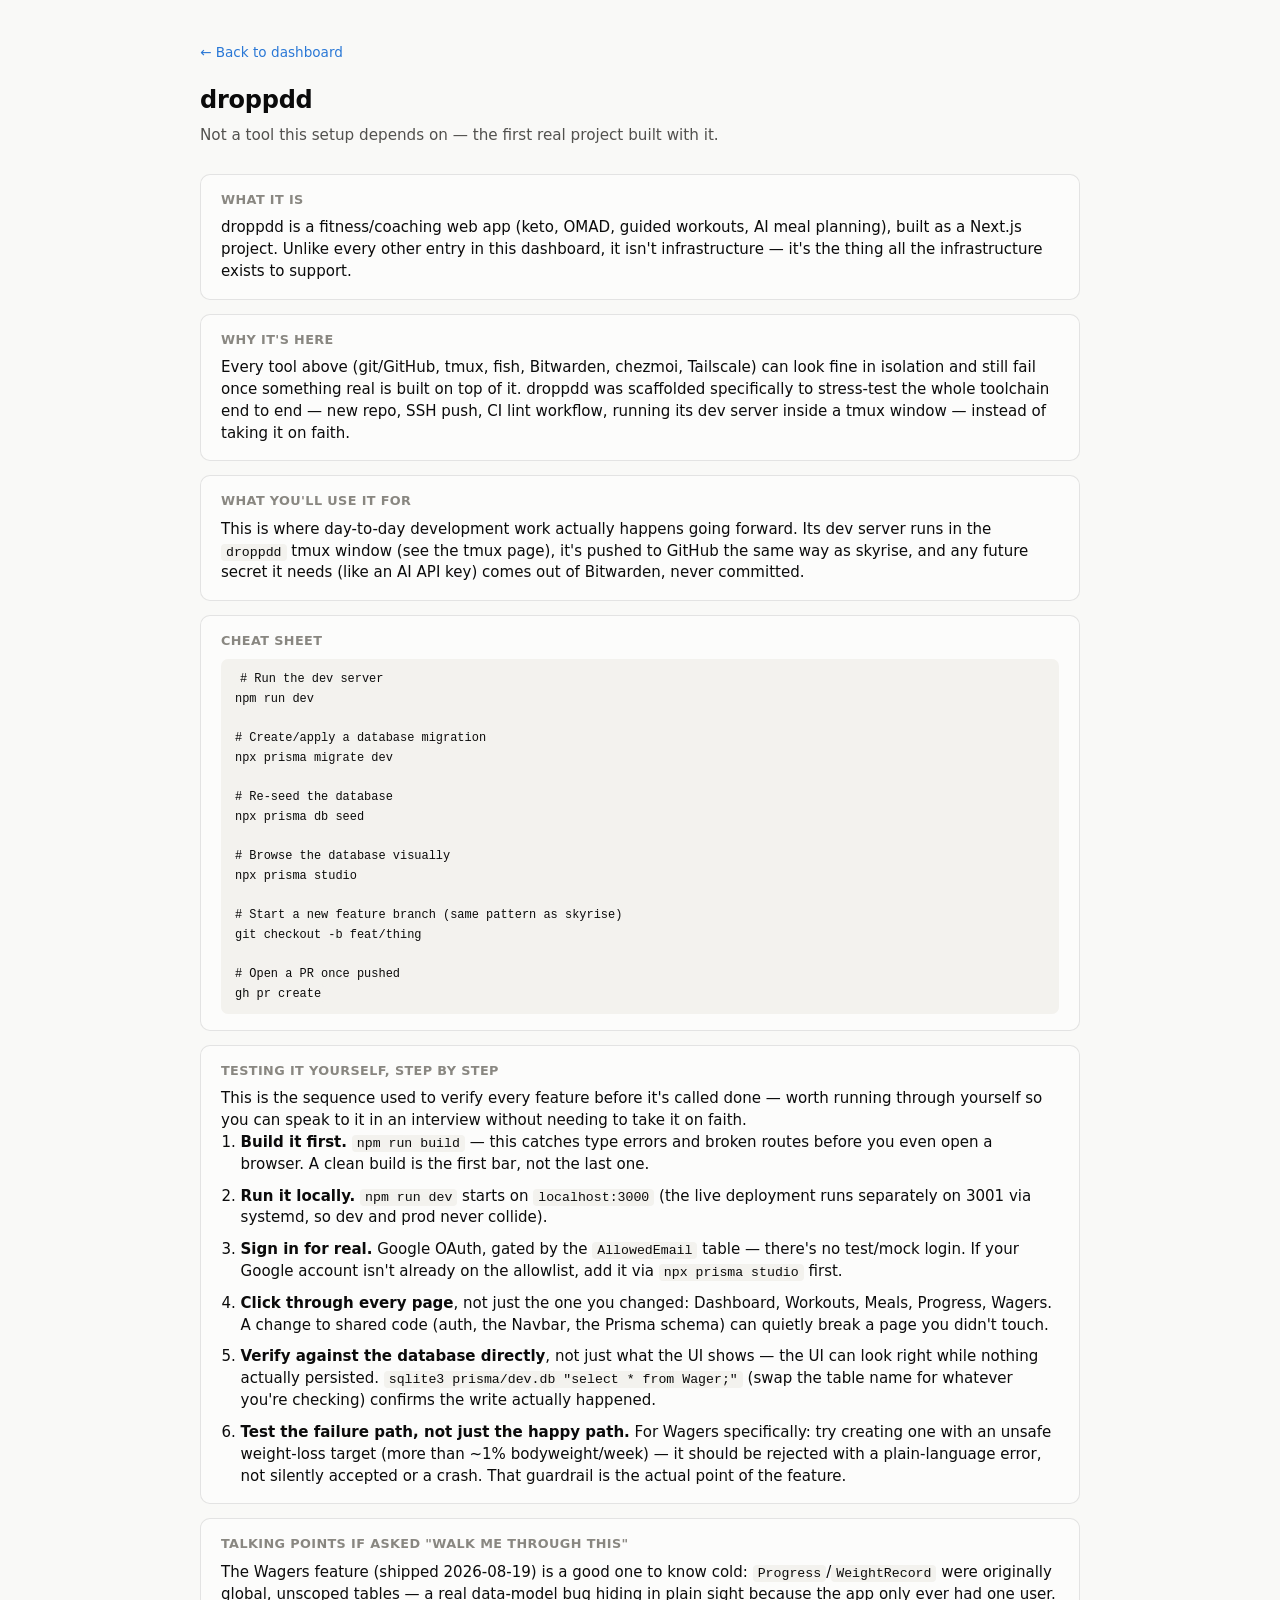
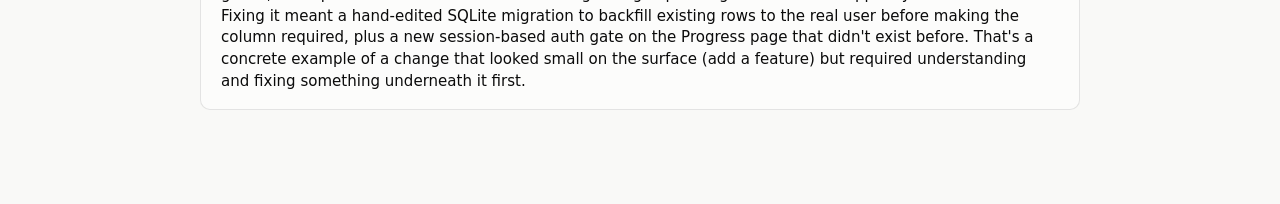
<file: dashboard/learn/droppdd.html>
<!doctype html>
<html lang="en">
<head>
<meta charset="utf-8">
<meta name="viewport" content="width=device-width, initial-scale=1">
<title>droppdd — skyrise</title>
<link rel="stylesheet" href="../style.css">
</head>
<body>
<div class="wrap learn-page">
  <a class="back-link" href="../index.html#learn">&larr; Back to dashboard</a>
  <h1>droppdd</h1>
  <p class="tagline">Not a tool this setup depends on — the first real project built with it.</p>

  <div class="learn-section">
    <h2>What it is</h2>
    <p>
      droppdd is a fitness/coaching web app (keto, OMAD, guided workouts, AI
      meal planning), built as a Next.js project. Unlike every other entry in
      this dashboard, it isn't infrastructure — it's the thing all the
      infrastructure exists to support.
    </p>
  </div>

  <div class="learn-section">
    <h2>Why it's here</h2>
    <p>
      Every tool above (git/GitHub, tmux, fish, Bitwarden, chezmoi,
      Tailscale) can look fine in isolation and still fail once something
      real is built on top of it. droppdd was scaffolded specifically to
      stress-test the whole toolchain end to end — new repo, SSH push, CI
      lint workflow, running its dev server inside a tmux window — instead of
      taking it on faith.
    </p>
  </div>

  <div class="learn-section">
    <h2>What you'll use it for</h2>
    <p>
      This is where day-to-day development work actually happens going
      forward. Its dev server runs in the <code>droppdd</code> tmux window
      (see the tmux page), it's pushed to GitHub the same way as skyrise, and
      any future secret it needs (like an AI API key) comes out of Bitwarden,
      never committed.
    </p>
  </div>

  <div class="learn-section">
    <h2>Cheat sheet</h2>
    <pre><code># Run the dev server
npm run dev

# Create/apply a database migration
npx prisma migrate dev

# Re-seed the database
npx prisma db seed

# Browse the database visually
npx prisma studio

# Start a new feature branch (same pattern as skyrise)
git checkout -b feat/thing

# Open a PR once pushed
gh pr create</code></pre>
  </div>

  <div class="learn-section">
    <h2>Testing it yourself, step by step</h2>
    <p>
      This is the sequence used to verify every feature before it's called
      done — worth running through yourself so you can speak to it in an
      interview without needing to take it on faith.
    </p>
    <ol>
      <li>
        <strong>Build it first.</strong> <code>npm run build</code> — this
        catches type errors and broken routes before you even open a
        browser. A clean build is the first bar, not the last one.
      </li>
      <li>
        <strong>Run it locally.</strong> <code>npm run dev</code> starts on
        <code>localhost:3000</code> (the live deployment runs separately on
        3001 via systemd, so dev and prod never collide).
      </li>
      <li>
        <strong>Sign in for real.</strong> Google OAuth, gated by the
        <code>AllowedEmail</code> table — there's no test/mock login. If
        your Google account isn't already on the allowlist, add it via
        <code>npx prisma studio</code> first.
      </li>
      <li>
        <strong>Click through every page</strong>, not just the one you
        changed: Dashboard, Workouts, Meals, Progress, Wagers. A change to
        shared code (auth, the Navbar, the Prisma schema) can quietly break
        a page you didn't touch.
      </li>
      <li>
        <strong>Verify against the database directly</strong>, not just what
        the UI shows — the UI can look right while nothing actually
        persisted. <code>sqlite3 prisma/dev.db "select * from Wager;"</code>
        (swap the table name for whatever you're checking) confirms the
        write actually happened.
      </li>
      <li>
        <strong>Test the failure path, not just the happy path.</strong> For
        Wagers specifically: try creating one with an unsafe weight-loss
        target (more than ~1% bodyweight/week) — it should be rejected with
        a plain-language error, not silently accepted or a crash. That
        guardrail is the actual point of the feature.
      </li>
    </ol>
  </div>

  <div class="learn-section">
    <h2>Talking points if asked "walk me through this"</h2>
    <p>
      The Wagers feature (shipped 2026-08-19) is a good one to know cold:
      <code>Progress</code>/<code>WeightRecord</code> were originally global,
      unscoped tables — a real data-model bug hiding in plain sight because
      the app only ever had one user. Fixing it meant a hand-edited SQLite
      migration to backfill existing rows to the real user before making the
      column required, plus a new session-based auth gate on the Progress
      page that didn't exist before. That's a concrete example of a change
      that looked small on the surface (add a feature) but required
      understanding and fixing something underneath it first.
    </p>
  </div>
</div>
</body>
</html>
</file>
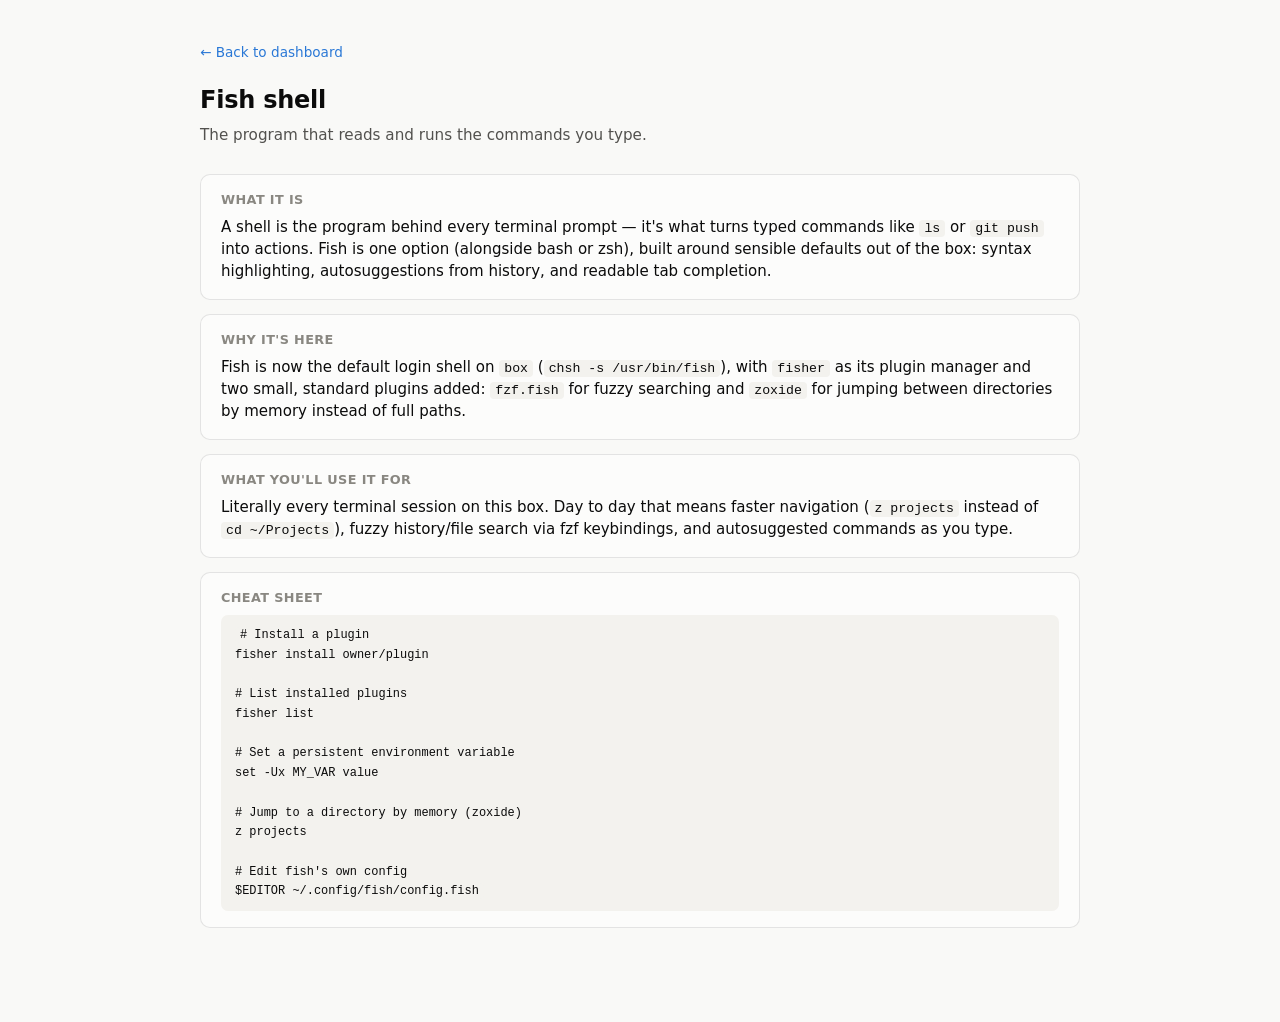
<file: dashboard/learn/fish.html>
<!doctype html>
<html lang="en">
<head>
<meta charset="utf-8">
<meta name="viewport" content="width=device-width, initial-scale=1">
<title>Fish shell — skyrise</title>
<link rel="stylesheet" href="../style.css">
</head>
<body>
<div class="wrap learn-page">
  <a class="back-link" href="../index.html#learn">&larr; Back to dashboard</a>
  <h1>Fish shell</h1>
  <p class="tagline">The program that reads and runs the commands you type.</p>

  <div class="learn-section">
    <h2>What it is</h2>
    <p>
      A shell is the program behind every terminal prompt — it's what turns
      typed commands like <code>ls</code> or <code>git push</code> into
      actions. Fish is one option (alongside bash or zsh), built around
      sensible defaults out of the box: syntax highlighting, autosuggestions
      from history, and readable tab completion.
    </p>
  </div>

  <div class="learn-section">
    <h2>Why it's here</h2>
    <p>
      Fish is now the default login shell on <code>box</code>
      (<code>chsh -s /usr/bin/fish</code>), with <code>fisher</code> as its
      plugin manager and two small, standard plugins added:
      <code>fzf.fish</code> for fuzzy searching and <code>zoxide</code> for
      jumping between directories by memory instead of full paths.
    </p>
  </div>

  <div class="learn-section">
    <h2>What you'll use it for</h2>
    <p>
      Literally every terminal session on this box. Day to day that means
      faster navigation (<code>z projects</code> instead of
      <code>cd ~/Projects</code>), fuzzy history/file search via fzf
      keybindings, and autosuggested commands as you type.
    </p>
  </div>

  <div class="learn-section">
    <h2>Cheat sheet</h2>
    <pre><code># Install a plugin
fisher install owner/plugin

# List installed plugins
fisher list

# Set a persistent environment variable
set -Ux MY_VAR value

# Jump to a directory by memory (zoxide)
z projects

# Edit fish's own config
$EDITOR ~/.config/fish/config.fish</code></pre>
  </div>
</div>
</body>
</html>
</file>
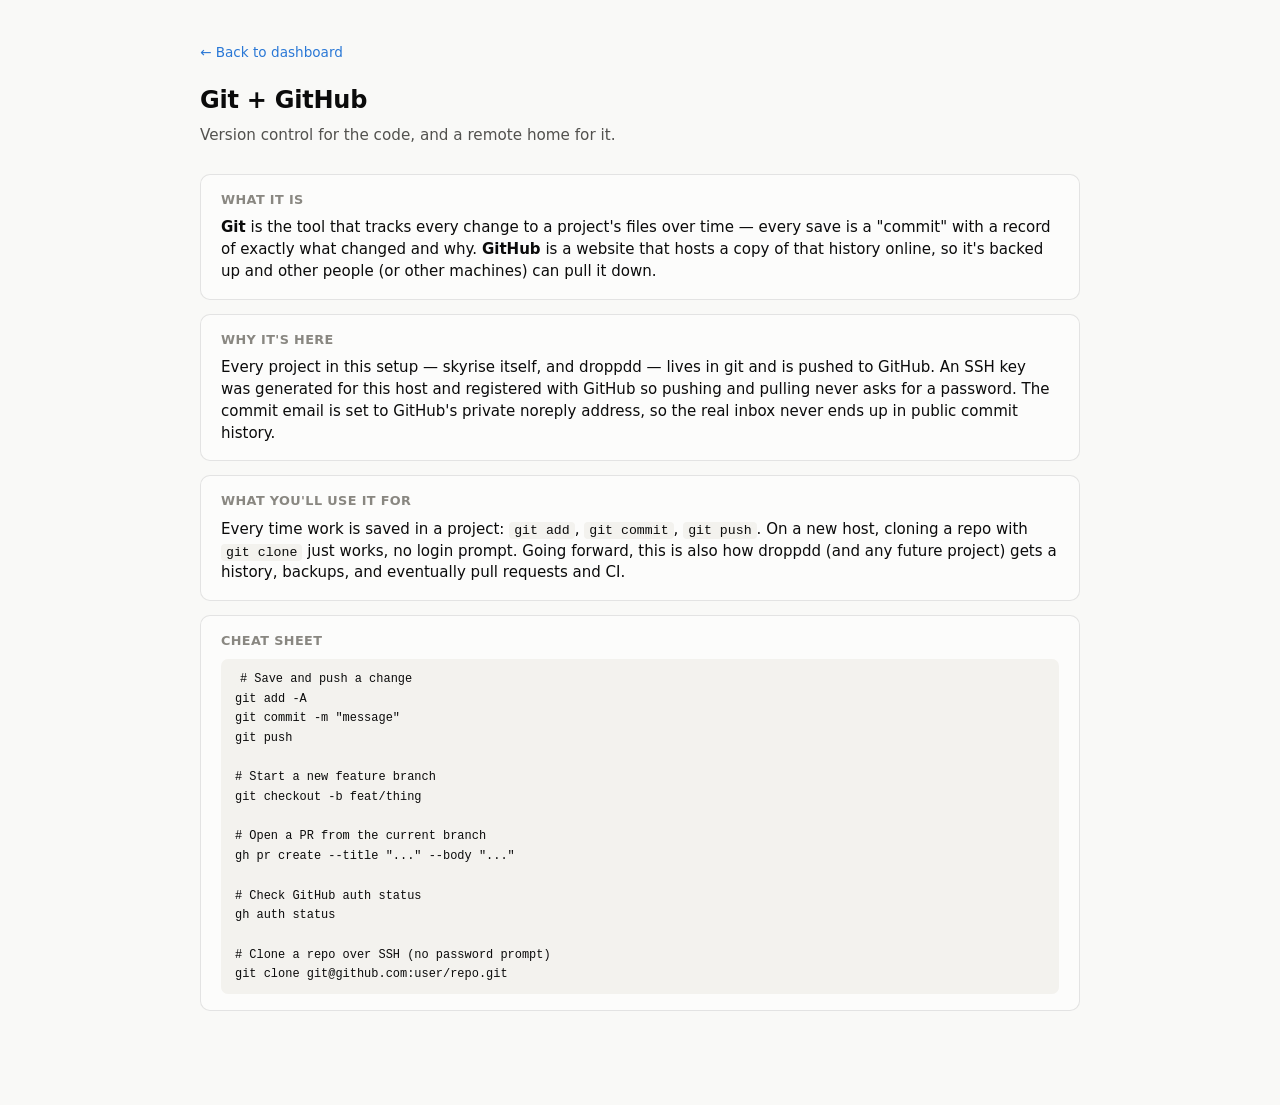
<file: dashboard/learn/git-github.html>
<!doctype html>
<html lang="en">
<head>
<meta charset="utf-8">
<meta name="viewport" content="width=device-width, initial-scale=1">
<title>Git + GitHub — skyrise</title>
<link rel="stylesheet" href="../style.css">
</head>
<body>
<div class="wrap learn-page">
  <a class="back-link" href="../index.html#learn">&larr; Back to dashboard</a>
  <h1>Git + GitHub</h1>
  <p class="tagline">Version control for the code, and a remote home for it.</p>

  <div class="learn-section">
    <h2>What it is</h2>
    <p>
      <b>Git</b> is the tool that tracks every change to a project's files over
      time — every save is a "commit" with a record of exactly what changed and
      why. <b>GitHub</b> is a website that hosts a copy of that history online,
      so it's backed up and other people (or other machines) can pull it down.
    </p>
  </div>

  <div class="learn-section">
    <h2>Why it's here</h2>
    <p>
      Every project in this setup — skyrise itself, and droppdd — lives in git
      and is pushed to GitHub. An SSH key was generated for this host and
      registered with GitHub so pushing and pulling never asks for a password.
      The commit email is set to GitHub's private noreply address, so the
      real inbox never ends up in public commit history.
    </p>
  </div>

  <div class="learn-section">
    <h2>What you'll use it for</h2>
    <p>
      Every time work is saved in a project: <code>git add</code>,
      <code>git commit</code>, <code>git push</code>. On a new host, cloning a
      repo with <code>git clone</code> just works, no login prompt. Going
      forward, this is also how droppdd (and any future project) gets a
      history, backups, and eventually pull requests and CI.
    </p>
  </div>

  <div class="learn-section">
    <h2>Cheat sheet</h2>
    <pre><code># Save and push a change
git add -A
git commit -m "message"
git push

# Start a new feature branch
git checkout -b feat/thing

# Open a PR from the current branch
gh pr create --title "..." --body "..."

# Check GitHub auth status
gh auth status

# Clone a repo over SSH (no password prompt)
git clone git@github.com:user/repo.git</code></pre>
  </div>
</div>
</body>
</html>
</file>
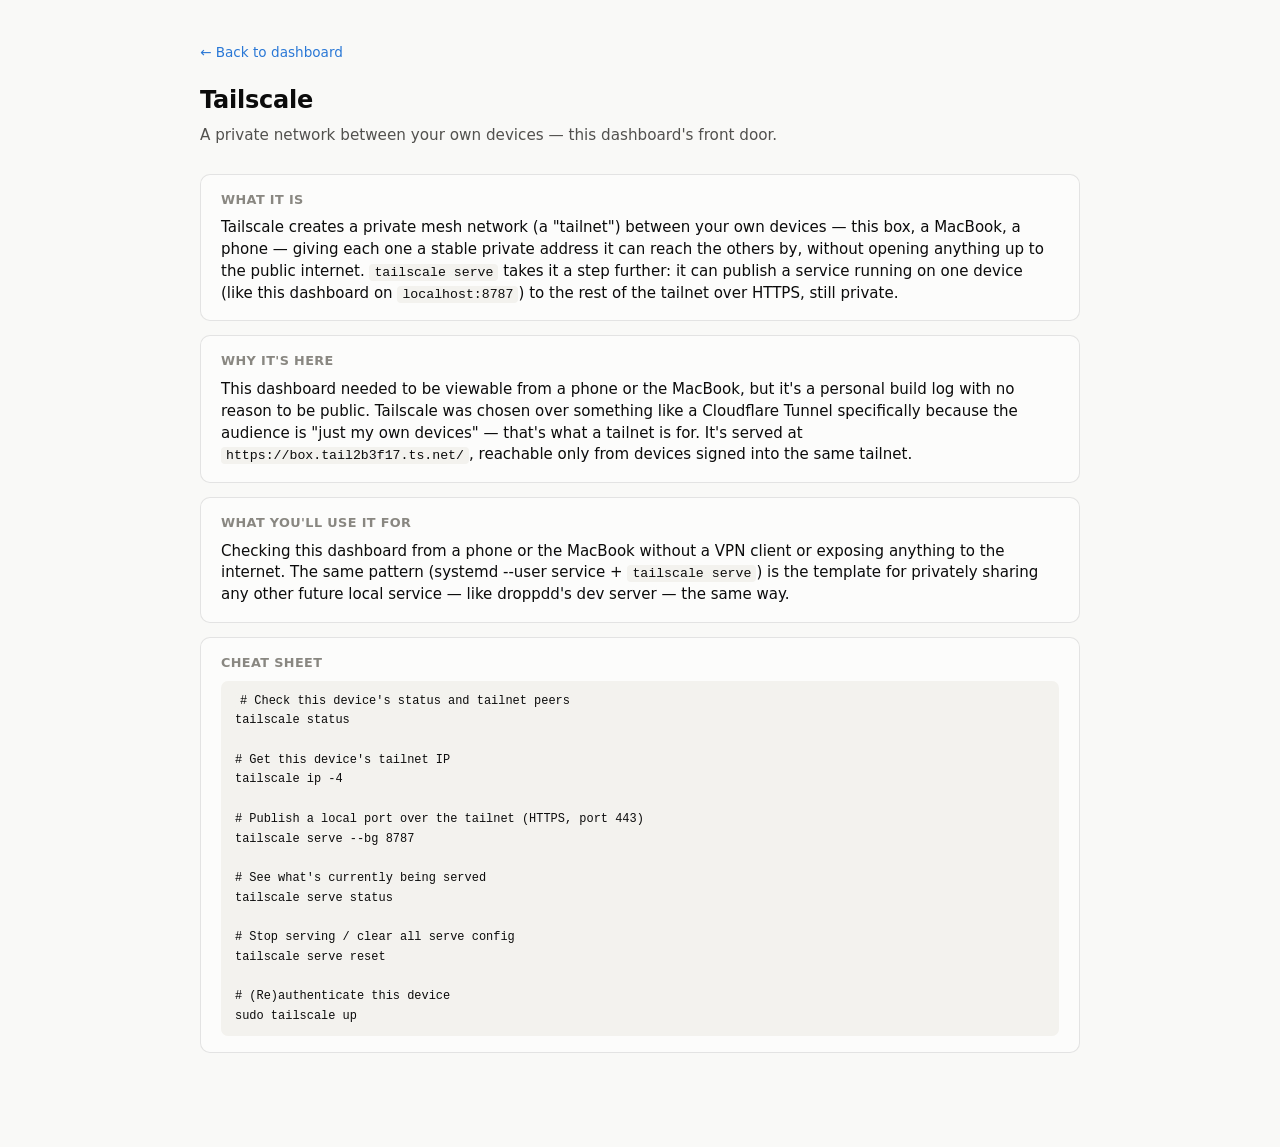
<file: dashboard/learn/tailscale.html>
<!doctype html>
<html lang="en">
<head>
<meta charset="utf-8">
<meta name="viewport" content="width=device-width, initial-scale=1">
<title>Tailscale — skyrise</title>
<link rel="stylesheet" href="../style.css">
</head>
<body>
<div class="wrap learn-page">
  <a class="back-link" href="../index.html#learn">&larr; Back to dashboard</a>
  <h1>Tailscale</h1>
  <p class="tagline">A private network between your own devices — this dashboard's front door.</p>

  <div class="learn-section">
    <h2>What it is</h2>
    <p>
      Tailscale creates a private mesh network (a "tailnet") between your own
      devices — this box, a MacBook, a phone — giving each one a stable
      private address it can reach the others by, without opening anything
      up to the public internet. <code>tailscale serve</code> takes it a step
      further: it can publish a service running on one device (like this
      dashboard on <code>localhost:8787</code>) to the rest of the tailnet
      over HTTPS, still private.
    </p>
  </div>

  <div class="learn-section">
    <h2>Why it's here</h2>
    <p>
      This dashboard needed to be viewable from a phone or the MacBook, but
      it's a personal build log with no reason to be public. Tailscale was
      chosen over something like a Cloudflare Tunnel specifically because the
      audience is "just my own devices" — that's what a tailnet is for. It's
      served at <code>https://box.tail2b3f17.ts.net/</code>, reachable only
      from devices signed into the same tailnet.
    </p>
  </div>

  <div class="learn-section">
    <h2>What you'll use it for</h2>
    <p>
      Checking this dashboard from a phone or the MacBook without a VPN
      client or exposing anything to the internet. The same pattern
      (systemd --user service + <code>tailscale serve</code>) is the template
      for privately sharing any other future local service — like droppdd's
      dev server — the same way.
    </p>
  </div>

  <div class="learn-section">
    <h2>Cheat sheet</h2>
    <pre><code># Check this device's status and tailnet peers
tailscale status

# Get this device's tailnet IP
tailscale ip -4

# Publish a local port over the tailnet (HTTPS, port 443)
tailscale serve --bg 8787

# See what's currently being served
tailscale serve status

# Stop serving / clear all serve config
tailscale serve reset

# (Re)authenticate this device
sudo tailscale up</code></pre>
  </div>
</div>
</body>
</html>
</file>
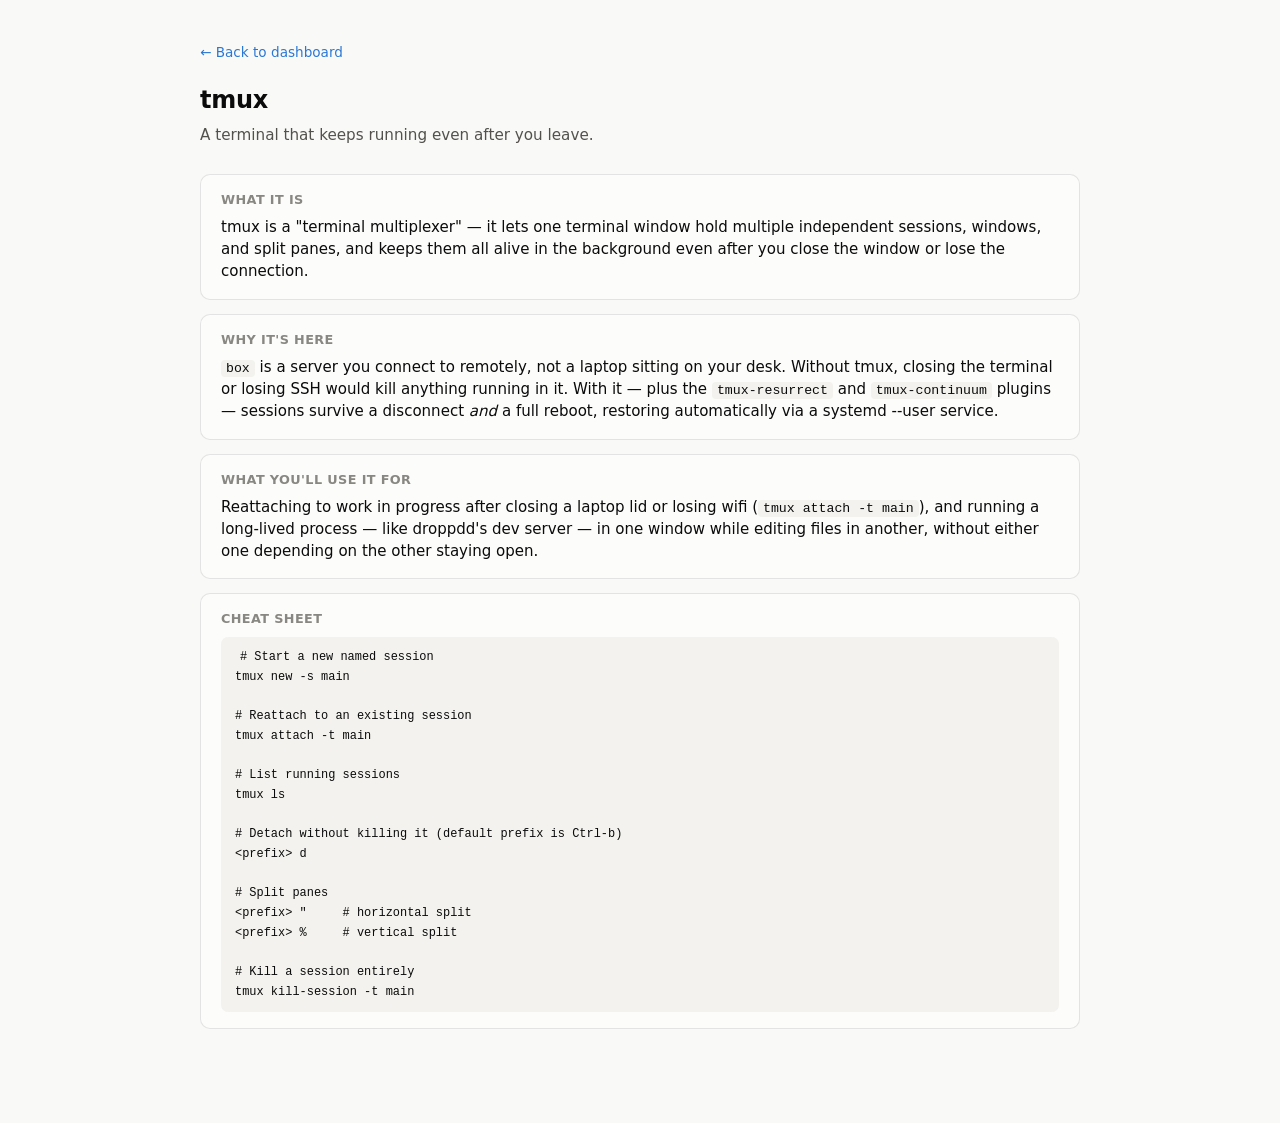
<file: dashboard/learn/tmux.html>
<!doctype html>
<html lang="en">
<head>
<meta charset="utf-8">
<meta name="viewport" content="width=device-width, initial-scale=1">
<title>tmux — skyrise</title>
<link rel="stylesheet" href="../style.css">
</head>
<body>
<div class="wrap learn-page">
  <a class="back-link" href="../index.html#learn">&larr; Back to dashboard</a>
  <h1>tmux</h1>
  <p class="tagline">A terminal that keeps running even after you leave.</p>

  <div class="learn-section">
    <h2>What it is</h2>
    <p>
      tmux is a "terminal multiplexer" — it lets one terminal window hold
      multiple independent sessions, windows, and split panes, and keeps them
      all alive in the background even after you close the window or lose the
      connection.
    </p>
  </div>

  <div class="learn-section">
    <h2>Why it's here</h2>
    <p>
      <code>box</code> is a server you connect to remotely, not a laptop
      sitting on your desk. Without tmux, closing the terminal or losing SSH
      would kill anything running in it. With it — plus the
      <code>tmux-resurrect</code> and <code>tmux-continuum</code> plugins —
      sessions survive a disconnect <i>and</i> a full reboot, restoring
      automatically via a systemd --user service.
    </p>
  </div>

  <div class="learn-section">
    <h2>What you'll use it for</h2>
    <p>
      Reattaching to work in progress after closing a laptop lid or losing
      wifi (<code>tmux attach -t main</code>), and running a long-lived
      process — like droppdd's dev server — in one window while editing files
      in another, without either one depending on the other staying open.
    </p>
  </div>

  <div class="learn-section">
    <h2>Cheat sheet</h2>
    <pre><code># Start a new named session
tmux new -s main

# Reattach to an existing session
tmux attach -t main

# List running sessions
tmux ls

# Detach without killing it (default prefix is Ctrl-b)
&lt;prefix&gt; d

# Split panes
&lt;prefix&gt; "     # horizontal split
&lt;prefix&gt; %     # vertical split

# Kill a session entirely
tmux kill-session -t main</code></pre>
  </div>
</div>
</body>
</html>
</file>
<file: dashboard/style.css>
:root {
  color-scheme: light;
  --page: #f9f9f7;
  --surface: #fcfcfb;
  --surface-2: #f3f2ee;
  --text-primary: #0b0b0b;
  --text-secondary: #52514e;
  --text-muted: #898781;
  --border: rgba(11, 11, 11, 0.10);
  --gridline: #e1e0d9;
  --series-blue: #2a78d6;
  --series-violet: #4a3aa7;
  --status-good: #0ca30c;
  --status-good-bg: #e6f6e6;
  --status-warning: #b5790f;
  --status-warning-bg: #fdf1d9;
  --status-critical: #d03b3b;
  --status-critical-bg: #fbe7e7;
  --status-muted-bg: #eeede9;
}

@media (prefers-color-scheme: dark) {
  :root {
    color-scheme: dark;
    --page: #0d0d0d;
    --surface: #1a1a19;
    --surface-2: #232322;
    --text-primary: #ffffff;
    --text-secondary: #c3c2b7;
    --text-muted: #898781;
    --border: rgba(255, 255, 255, 0.10);
    --gridline: #2c2c2a;
    --series-blue: #3987e5;
    --series-violet: #9085e9;
    --status-good: #0ca30c;
    --status-good-bg: #103410;
    --status-warning: #fab219;
    --status-warning-bg: #3a2c0a;
    --status-critical: #e66767;
    --status-critical-bg: #3a1414;
    --status-muted-bg: #232322;
  }
}

* { box-sizing: border-box; }

body {
  margin: 0;
  background: var(--page);
  color: var(--text-primary);
  font-family: system-ui, -apple-system, "Segoe UI", sans-serif;
  line-height: 1.45;
}

.wrap {
  max-width: 920px;
  margin: 0 auto;
  padding: 40px 20px 80px;
}

header.top {
  display: flex;
  flex-wrap: wrap;
  justify-content: space-between;
  align-items: flex-end;
  gap: 16px;
  margin-bottom: 28px;
}

header.top h1 {
  font-size: 1.6rem;
  margin: 0 0 4px;
  letter-spacing: -0.01em;
}

header.top p {
  margin: 0;
  color: var(--text-secondary);
  font-size: 0.92rem;
}

.meta-line {
  font-size: 0.82rem;
  color: var(--text-muted);
  text-align: right;
}

.tab-nav {
  display: flex;
  gap: 18px;
  margin-bottom: 24px;
  border-bottom: 1px solid var(--gridline);
  padding-bottom: 10px;
}

.tab-nav a {
  color: var(--text-secondary);
  text-decoration: none;
  font-size: 0.85rem;
  font-weight: 600;
}

.tab-nav a:hover {
  color: var(--series-blue);
}

.section-intro {
  color: var(--text-secondary);
  font-size: 0.85rem;
  margin: -6px 0 14px;
}

.stat-row {
  display: grid;
  grid-template-columns: repeat(auto-fit, minmax(150px, 1fr));
  gap: 12px;
  margin-bottom: 32px;
}

.stat-tile {
  background: var(--surface);
  border: 1px solid var(--border);
  border-radius: 10px;
  padding: 16px 18px;
}

.stat-tile .value {
  font-size: 1.9rem;
  font-weight: 600;
  font-variant-numeric: proportional-nums;
}

.stat-tile .label {
  font-size: 0.78rem;
  color: var(--text-secondary);
  margin-top: 2px;
}

.progress-track {
  height: 6px;
  border-radius: 4px;
  background: var(--surface-2);
  overflow: hidden;
  margin-top: 10px;
}

.progress-fill {
  height: 100%;
  background: var(--series-blue);
  border-radius: 4px;
}

section.hosts {
  display: flex;
  gap: 10px;
  flex-wrap: wrap;
  margin-bottom: 32px;
}

.host-chip {
  display: flex;
  align-items: center;
  gap: 8px;
  background: var(--surface);
  border: 1px solid var(--border);
  border-radius: 999px;
  padding: 6px 14px 6px 10px;
  font-size: 0.82rem;
}

h2.section-title {
  font-size: 1.05rem;
  margin: 0 0 14px;
  color: var(--text-primary);
}

.phase-list {
  display: flex;
  flex-direction: column;
  gap: 10px;
  margin-bottom: 36px;
}

.phase-card {
  background: var(--surface);
  border: 1px solid var(--border);
  border-radius: 10px;
  padding: 16px 18px;
}

.phase-head {
  display: flex;
  align-items: center;
  justify-content: space-between;
  gap: 12px;
  cursor: pointer;
}

.phase-head-left {
  display: flex;
  align-items: center;
  gap: 10px;
}

.phase-title {
  font-weight: 600;
  font-size: 0.98rem;
}

.phase-summary {
  color: var(--text-secondary);
  font-size: 0.85rem;
  margin: 6px 0 0;
}

.badge {
  display: inline-flex;
  align-items: center;
  gap: 5px;
  font-size: 0.72rem;
  font-weight: 600;
  padding: 3px 9px;
  border-radius: 999px;
  white-space: nowrap;
}

.badge .dot {
  width: 7px;
  height: 7px;
  border-radius: 50%;
  flex: none;
}

.badge.done { background: var(--status-good-bg); color: var(--status-good); }
.badge.done .dot { background: var(--status-good); }
.badge.in-progress { background: var(--status-warning-bg); color: var(--status-warning); }
.badge.in-progress .dot { background: var(--status-warning); }
.badge.todo { background: var(--status-muted-bg); color: var(--text-secondary); }
.badge.todo .dot { background: var(--text-muted); }
.badge.blocked { background: var(--status-critical-bg); color: var(--status-critical); }
.badge.blocked .dot { background: var(--status-critical); }

.step-list {
  list-style: none;
  margin: 12px 0 0;
  padding: 0;
  display: none;
  flex-direction: column;
  gap: 7px;
}

.phase-card.open .step-list {
  display: flex;
}

.phase-card.open .chevron { transform: rotate(90deg); }

.step-list li {
  display: flex;
  align-items: center;
  gap: 9px;
  font-size: 0.86rem;
  color: var(--text-secondary);
  padding: 6px 10px;
  background: var(--surface-2);
  border-radius: 7px;
}

.step-list li.done { color: var(--text-primary); }

.chevron {
  color: var(--text-muted);
  font-size: 0.8rem;
  transition: transform 0.15s ease;
  flex: none;
}

.learn-list {
  display: grid;
  grid-template-columns: repeat(auto-fill, minmax(240px, 1fr));
  gap: 10px;
  margin-bottom: 36px;
}

.learn-card {
  display: block;
  background: var(--surface);
  border: 1px solid var(--border);
  border-radius: 10px;
  padding: 14px 16px;
  text-decoration: none;
  color: inherit;
}

.learn-card:hover {
  border-color: var(--series-blue);
}

.learn-title {
  font-weight: 600;
  font-size: 0.92rem;
}

.learn-summary {
  color: var(--text-secondary);
  font-size: 0.82rem;
  margin: 6px 0 10px;
}

.learn-link {
  color: var(--series-blue);
  font-size: 0.8rem;
  font-weight: 600;
}

.decisions {
  display: flex;
  flex-direction: column;
  gap: 10px;
}

.decision {
  background: var(--surface);
  border: 1px solid var(--border);
  border-radius: 10px;
  padding: 14px 18px;
}

.decision .d-title {
  font-weight: 600;
  font-size: 0.9rem;
}

.decision .d-why {
  color: var(--text-secondary);
  font-size: 0.85rem;
  margin-top: 4px;
}

.decision .d-why b {
  color: var(--text-muted);
  font-weight: 600;
}

footer.foot {
  margin-top: 40px;
  color: var(--text-muted);
  font-size: 0.8rem;
  border-top: 1px solid var(--gridline);
  padding-top: 16px;
}

a { color: var(--series-blue); }

/* Learn pages (dashboard/learn/*.html) */

.back-link {
  display: inline-block;
  font-size: 0.85rem;
  margin-bottom: 20px;
  text-decoration: none;
}

.learn-page h1 {
  font-size: 1.5rem;
  margin: 0 0 6px;
  letter-spacing: -0.01em;
}

.learn-page .tagline {
  color: var(--text-secondary);
  font-size: 0.95rem;
  margin: 0 0 28px;
}

.learn-section {
  background: var(--surface);
  border: 1px solid var(--border);
  border-radius: 10px;
  padding: 16px 20px;
  margin-bottom: 14px;
}

.learn-section h2 {
  font-size: 0.8rem;
  text-transform: uppercase;
  letter-spacing: 0.03em;
  color: var(--text-muted);
  margin: 0 0 8px;
}

.learn-section p {
  margin: 0;
  color: var(--text-primary);
  font-size: 0.94rem;
}

.learn-section p + p {
  margin-top: 10px;
}

.learn-section code {
  background: var(--surface-2);
  border-radius: 4px;
  padding: 1px 5px;
  font-size: 0.88em;
}

.learn-section pre {
  background: var(--surface-2);
  border-radius: 7px;
  padding: 10px 14px;
  overflow-x: auto;
  font-size: 0.85rem;
  margin: 8px 0 0;
}

.learn-section ol {
  margin: 0;
  padding-left: 1.3em;
  color: var(--text-primary);
  font-size: 0.94rem;
}

.learn-section ol li + li {
  margin-top: 10px;
}
</file>
